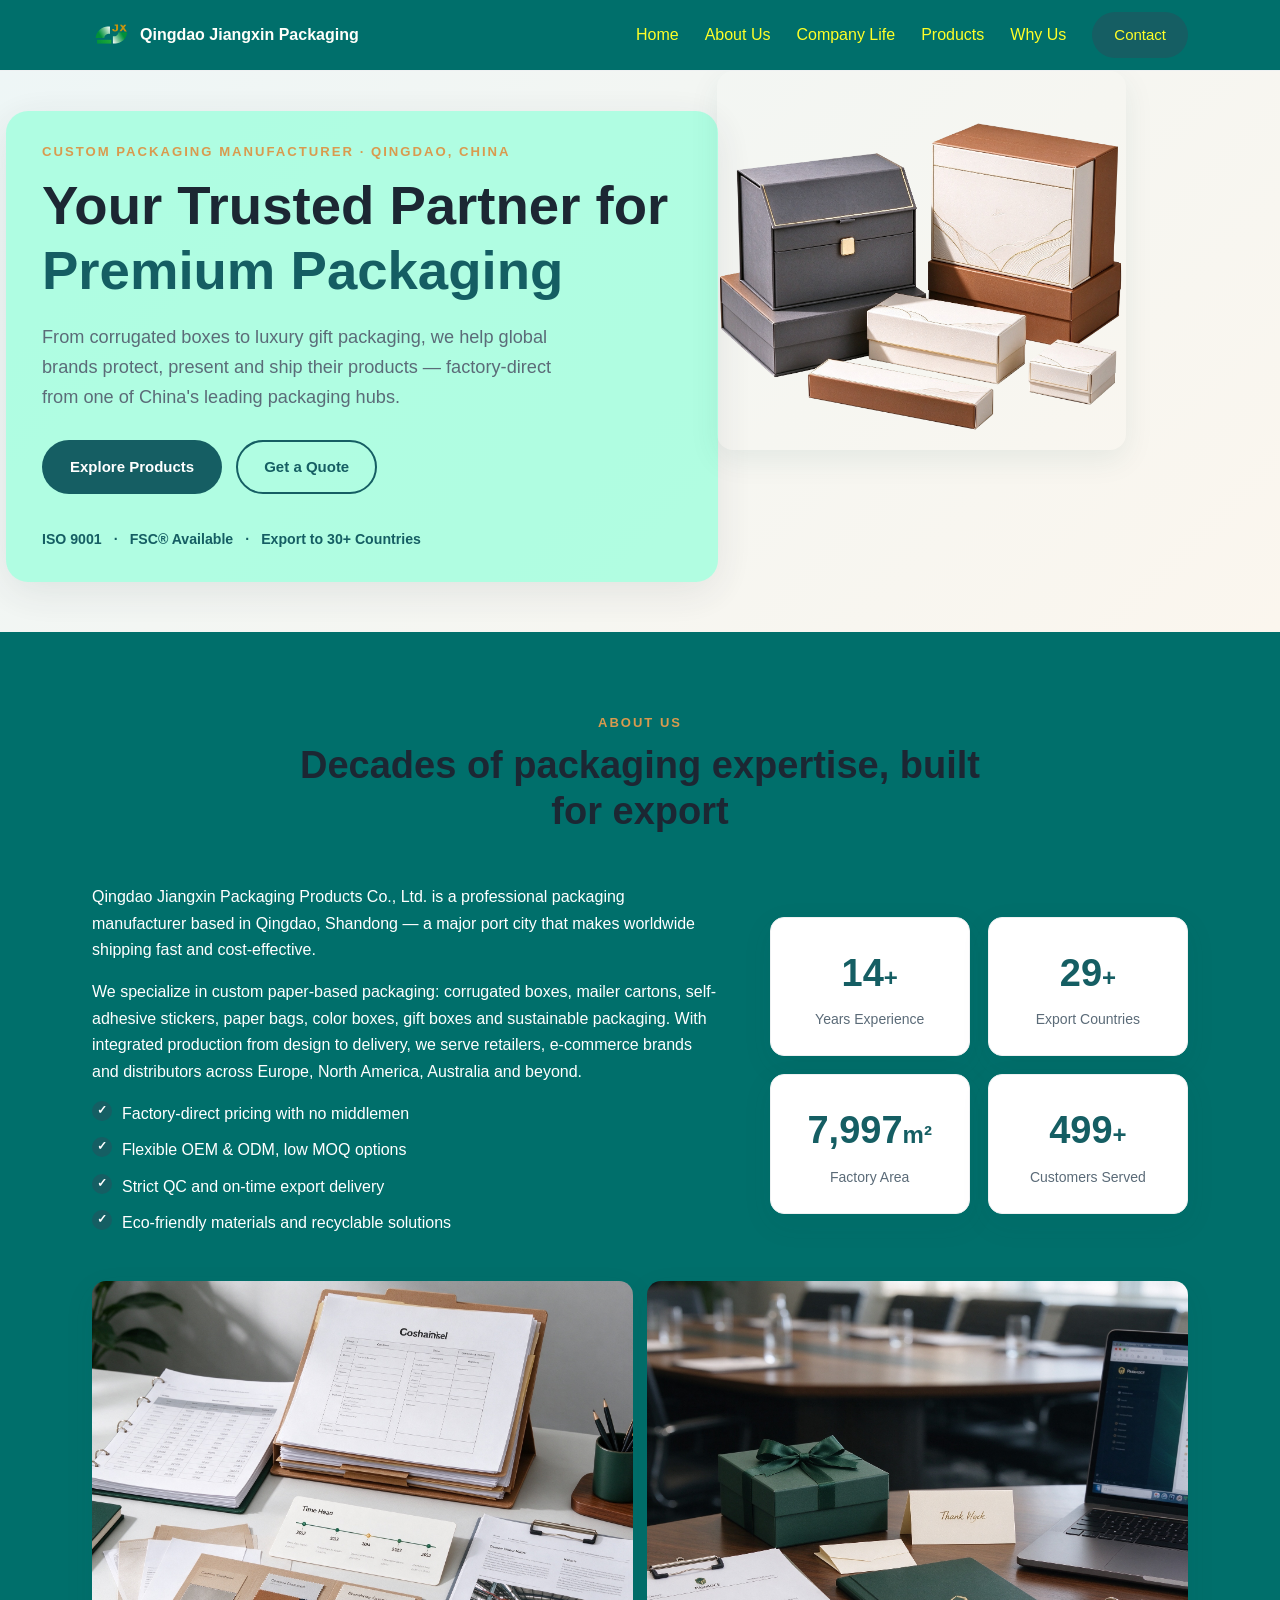
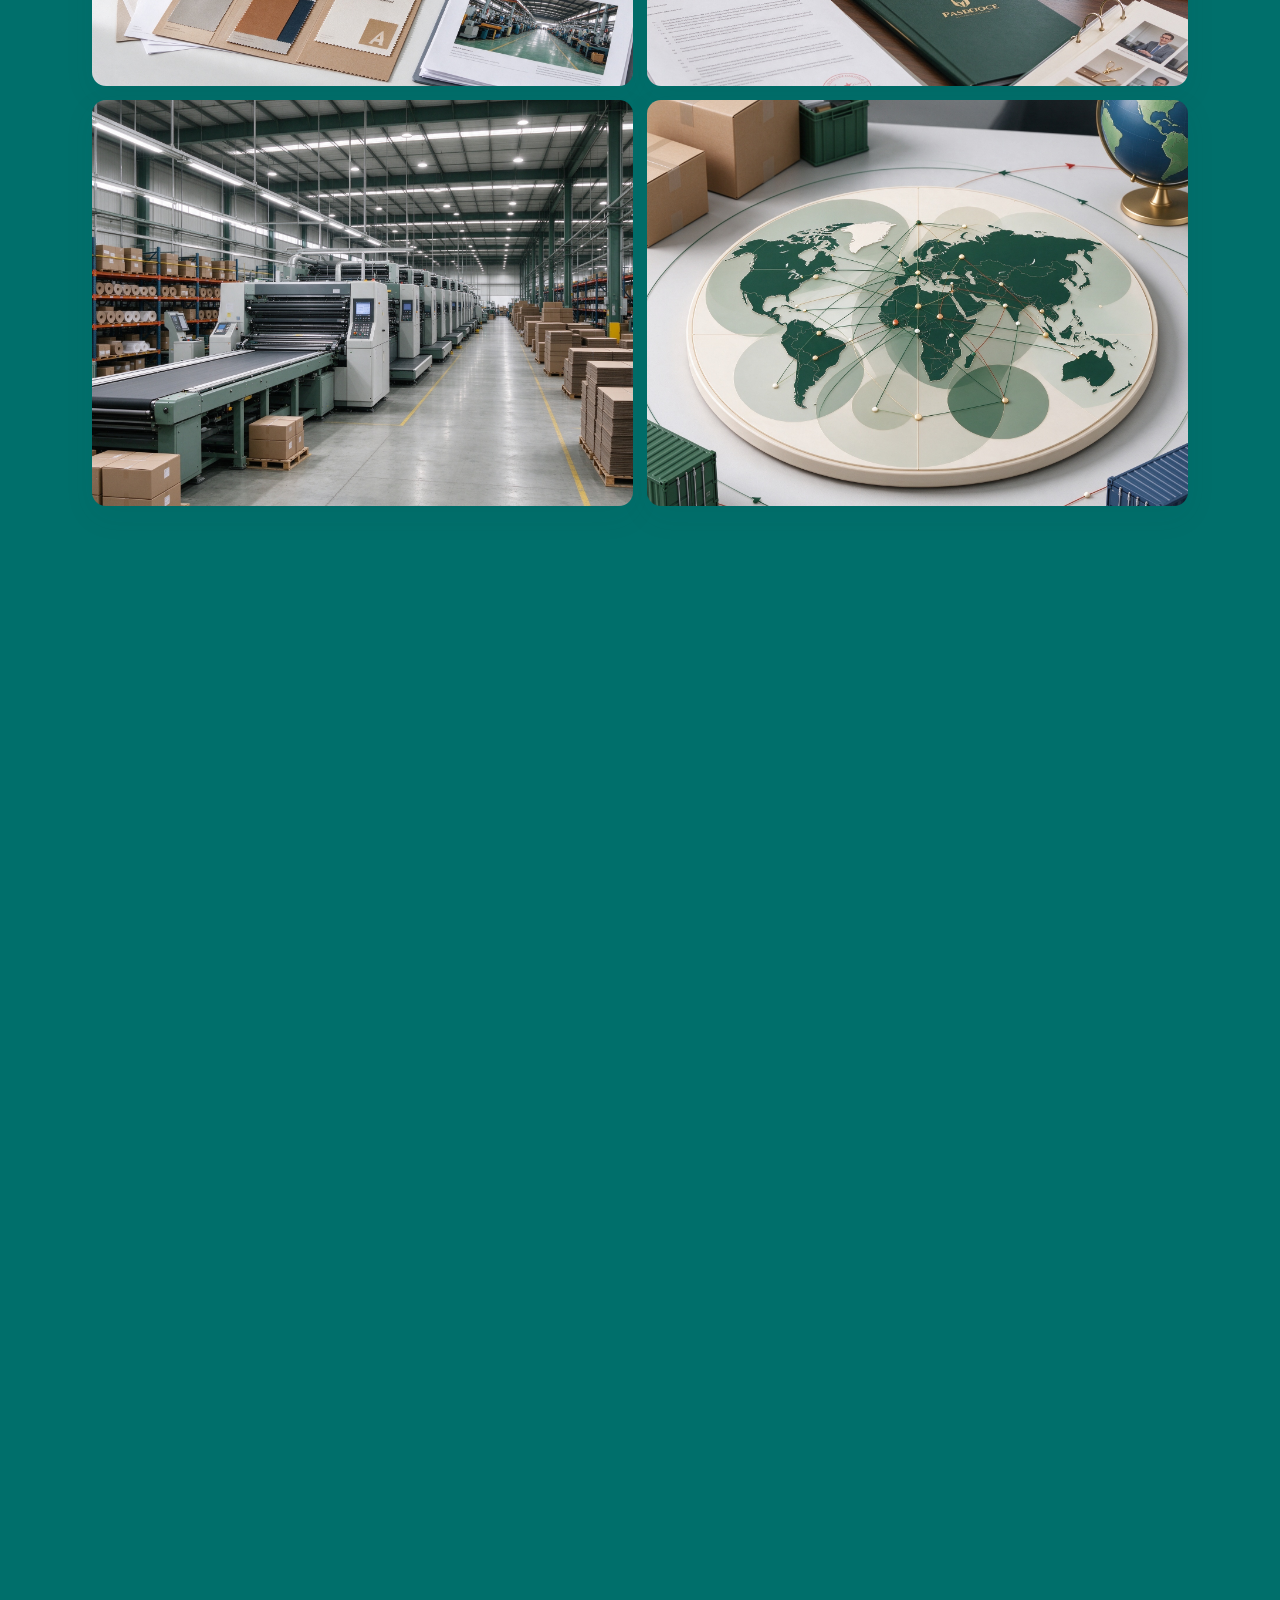
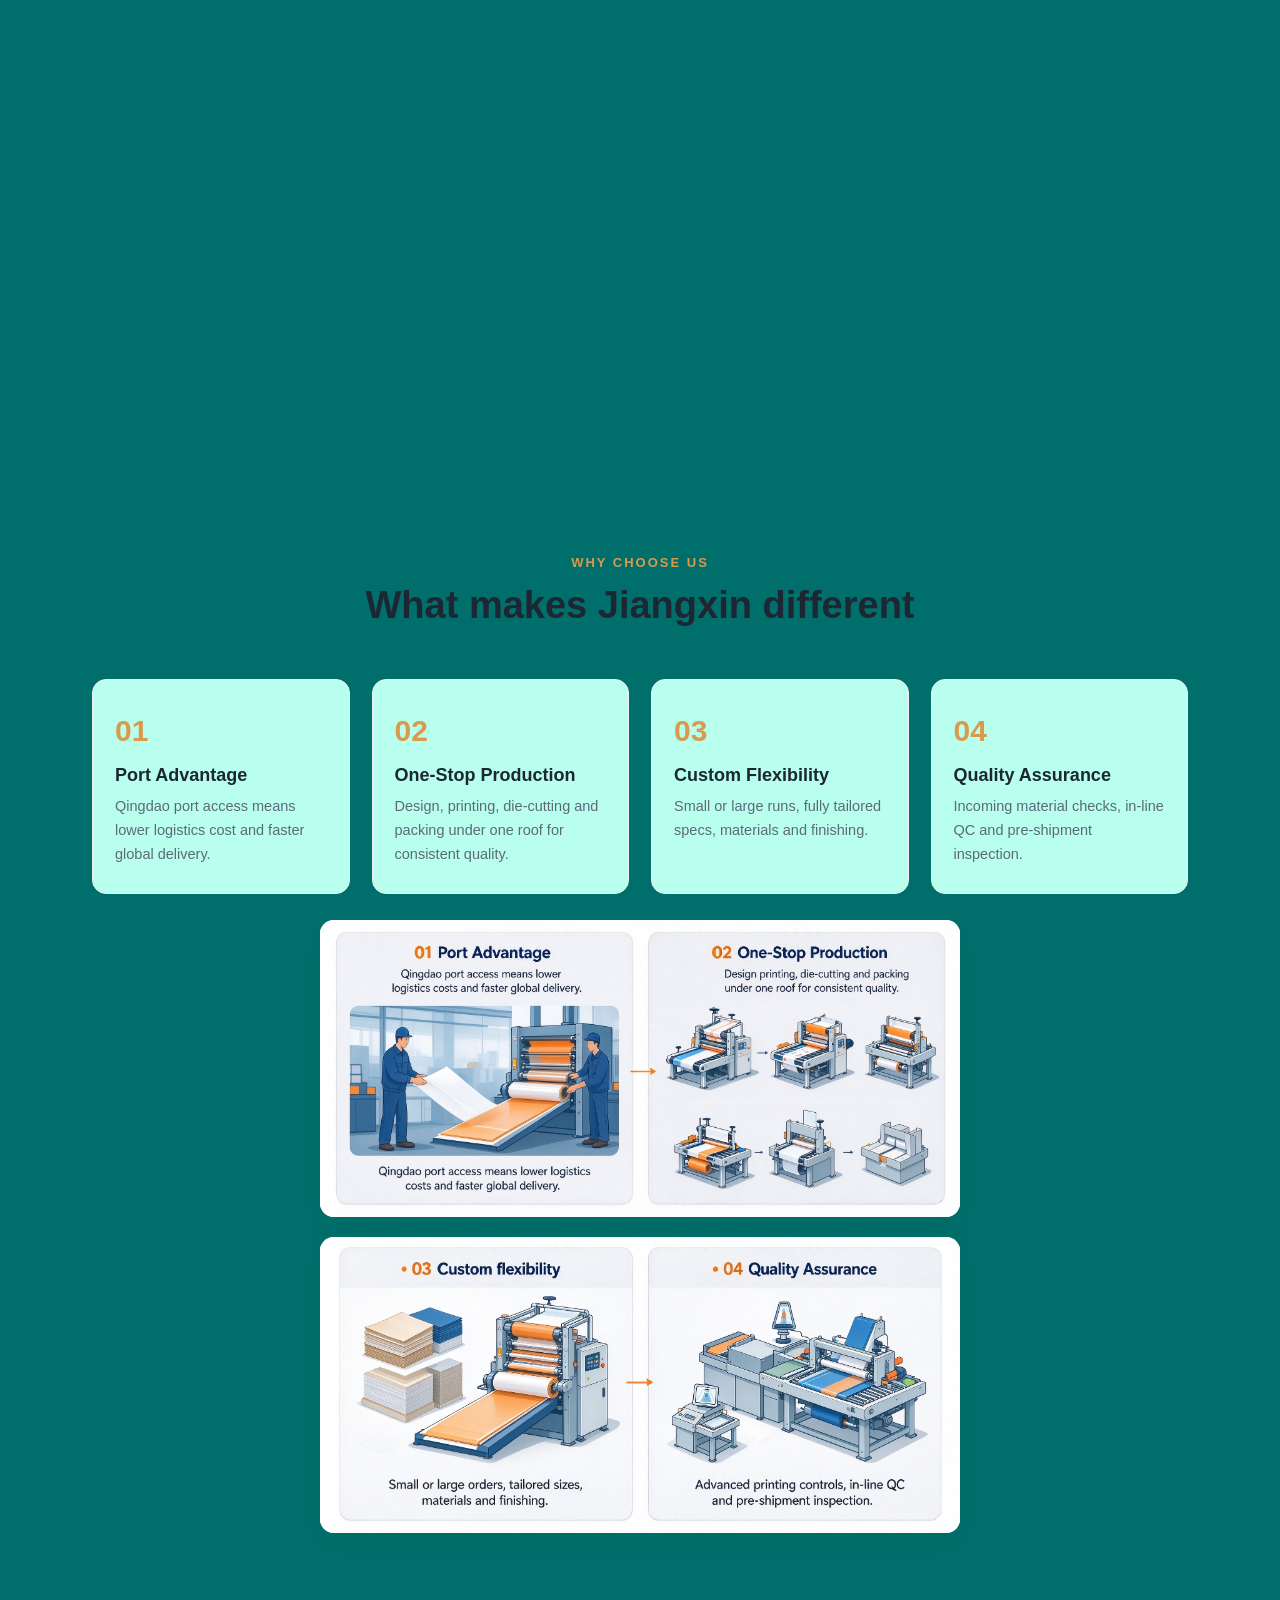
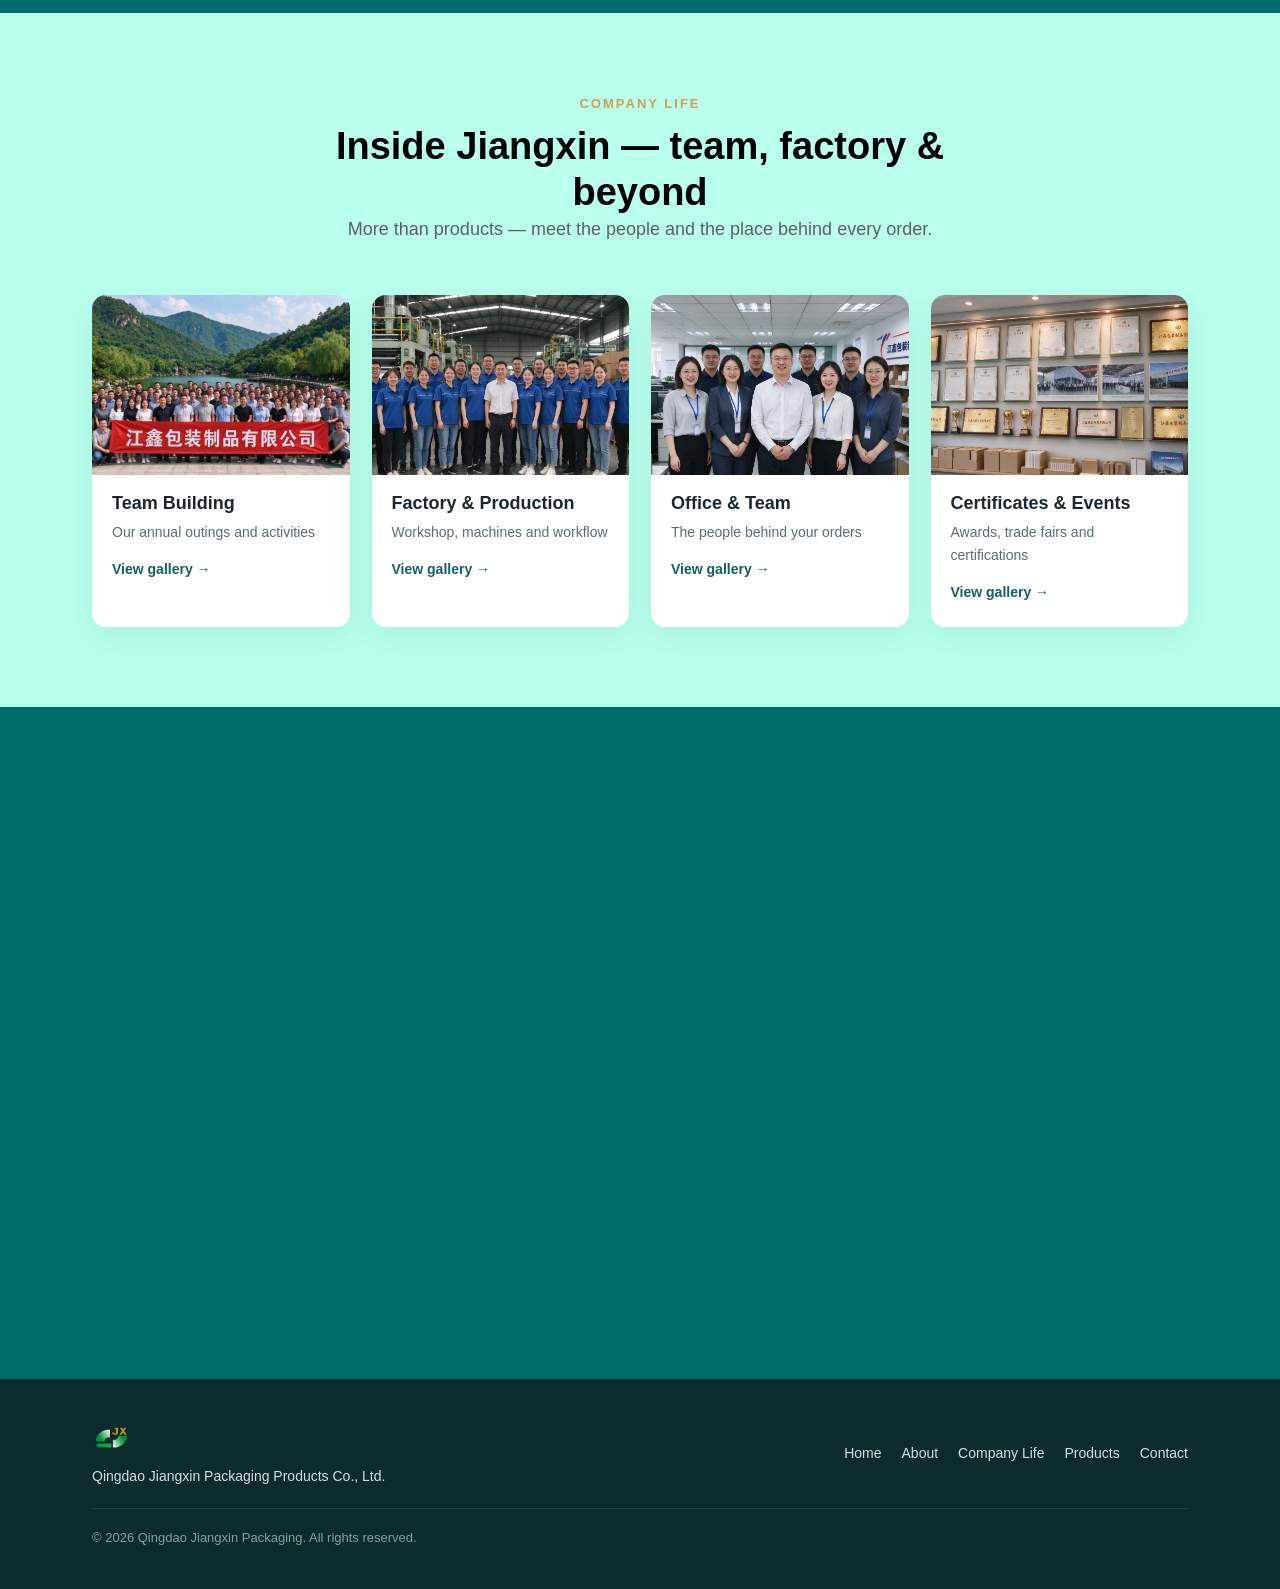
<file: index.html>
<!DOCTYPE html>
<html lang="en">
<head>
  <meta charset="UTF-8" />
  <meta name="viewport" content="width=device-width, initial-scale=1.0" />
  <!-- SEO: 改这里 -->
  <title>Qingdao Jiangxin Packaging Products Co., Ltd. | Custom Packaging Manufacturer</title>
  <meta name="description" content="Qingdao Jiangxin Packaging Products Co., Ltd. is a trusted Chinese manufacturer of corrugated boxes, cartons, gift boxes and eco-friendly custom packaging for global brands." />
  <meta name="keywords" content="packaging manufacturer, corrugated box, custom packaging, gift box, eco packaging, Qingdao packaging, China packaging" />
  <link rel="stylesheet" href="styles.css" />
</head>
<body>

  <!-- ===================== 顶部导航 ===================== -->
  <header class="header" id="top">
    <div class="container nav">
      <a href="#top" class="logo">
        <span class="logo-mark">JX</span>
        <span class="logo-text" id="logoText">Qingdao Jiangxin Packaging</span>
      </a>

      <button class="nav-toggle" id="navToggle" aria-label="Open menu">
        <span></span><span></span><span></span>
      </button>

      <nav class="nav-links" id="navLinks">
        <a href="#home">Home</a>
        <a href="#about">About Us</a>
        <a href="gallery.html">Company Life</a>
        <a href="#products">Products</a>
        <a href="#why">Why Us</a>
        <a href="#contact" class="btn btn-nav">Contact</a>
      </nav>
    </div>
  </header>

  <!-- ===================== 内容区（由 script.js 从 content.json 渲染） ===================== -->
  <main id="app"></main>

  <!-- ===================== 页脚 ===================== -->
  <footer class="footer">
    <div class="container footer-inner">
      <div>
        <span class="logo-mark">JX</span>
        <p class="footer-name" id="footerName">Qingdao Jiangxin Packaging Products Co., Ltd.</p>
      </div>
      <nav class="footer-links">
        <a href="#home">Home</a>
        <a href="#about">About</a>
        <a href="gallery.html">Company Life</a>
        <a href="#products">Products</a>
        <a href="#contact">Contact</a>
      </nav>
      <p class="copyright">© <span id="year"></span> Qingdao Jiangxin Packaging. All rights reserved.</p>
    </div>
  </footer>

  <script src="script.js"></script>
</body>
</html>
</file>
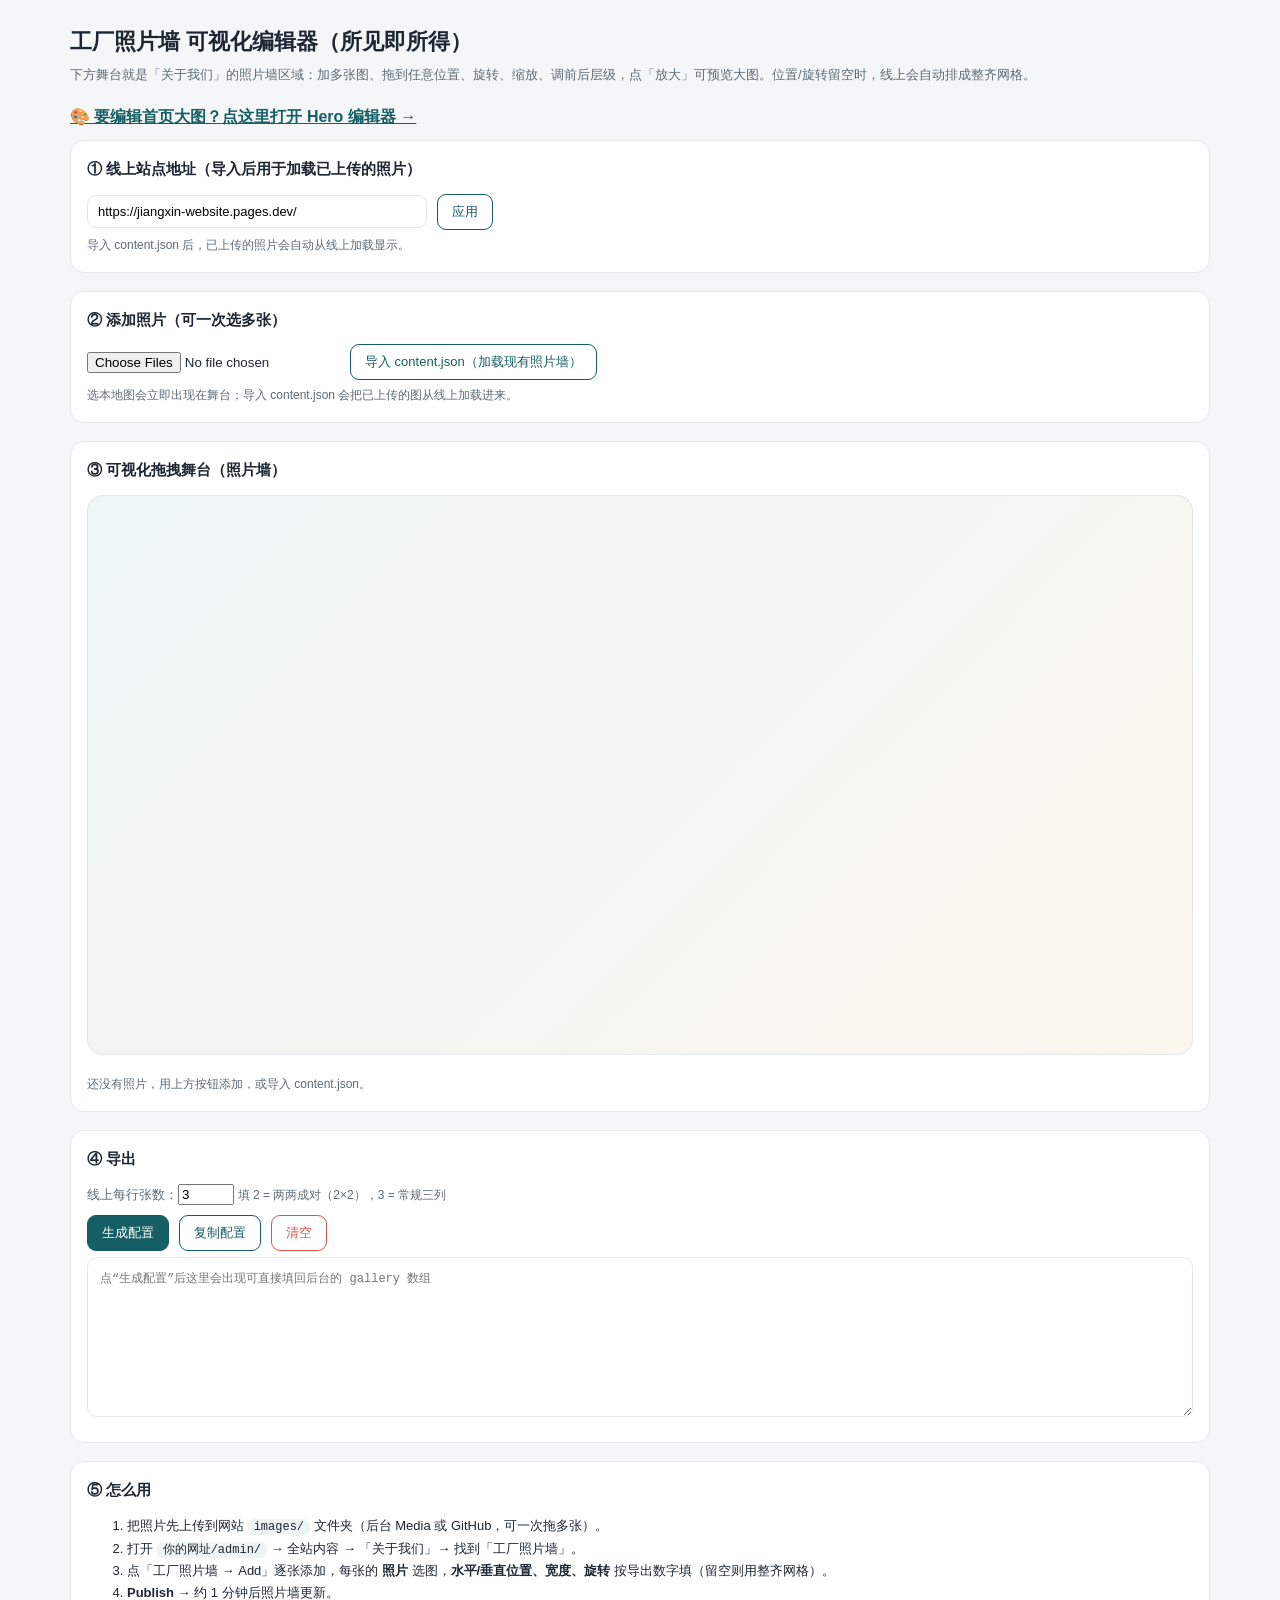
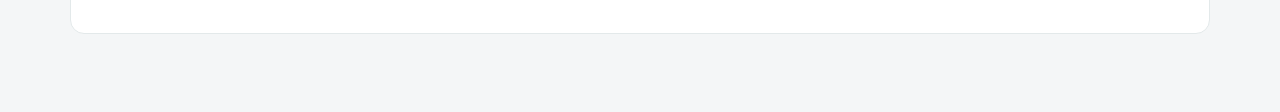
<file: about-editor.html>
<!DOCTYPE html>
<html lang="zh-CN">
<head>
<meta charset="UTF-8" />
<meta name="viewport" content="width=device-width, initial-scale=1.0" />
<title>工厂照片墙 可视化编辑器（所见即所得）</title>
<style>
  :root{ --teal:#155e63; --kraft:#d99a4e; --ink:#1c2733; --muted:#5b6b78; --line:#e3e9ea; --shadow:0 10px 30px rgba(15,71,75,.08); }
  *{ box-sizing:border-box; }
  body{ margin:0; font-family:"Segoe UI",Roboto,"PingFang SC","Microsoft YaHei",sans-serif; color:var(--ink); background:#f4f6f7; line-height:1.65; }
  .wrap{ max-width:1180px; margin:0 auto; padding:24px 20px 60px; }
  h1{ font-size:22px; margin:0 0 4px; }
  .sub{ color:var(--muted); font-size:13px; margin-bottom:18px; }
  .panel{ background:#fff; border:1px solid var(--line); border-radius:14px; padding:16px; margin-bottom:18px; }
  .panel h2{ font-size:15px; margin:0 0 12px; }
  .row{ display:flex; flex-wrap:wrap; gap:10px; align-items:center; }
  .row + .row{ margin-top:10px; }
  label{ font-size:13px; color:var(--muted); }
  button{ cursor:pointer; border:1px solid var(--teal); background:var(--teal); color:#fff; padding:8px 14px; border-radius:9px; font-size:13px; }
  button.ghost{ background:#fff; color:var(--teal); }
  button.danger{ border-color:#d9534f; background:#fff; color:#d9534f; }
  input[type=text]{ padding:8px 10px; border:1px solid var(--line); border-radius:9px; font-size:13px; min-width:220px; }
  .hint{ font-size:12px; color:var(--muted); margin-top:6px; }
  /* 舞台：照片墙定位容器 */
  #stage{ position:relative; width:100%; height:560px; border-radius:16px; overflow:hidden;
          background:linear-gradient(135deg,#eef6f6 0%,#fbf6ee 100%); box-shadow:inset 0 0 0 1px var(--line); }
  .node{ position:absolute; transform-origin:center; cursor:grab; border-radius:14px; user-select:none; z-index:3; }
  .node img{ width:100%; height:100%; object-fit:cover; border-radius:14px; box-shadow:var(--shadow); display:block; pointer-events:none; }
  .node.selected{ outline:2px solid var(--teal); outline-offset:2px; }
  .node .rh{ position:absolute; top:-26px; left:50%; transform:translateX(-50%); width:14px; height:14px; border-radius:50%; background:var(--teal); cursor:grab; }
  .node .rs{ position:absolute; right:-7px; bottom:-7px; width:16px; height:16px; border-radius:4px; background:#fff; border:2px solid var(--teal); cursor:nwse-resize; }
  .node .tag{ position:absolute; top:-22px; left:0; font-size:11px; background:var(--teal); color:#fff; padding:1px 6px; border-radius:6px; white-space:nowrap; }
  .ctrl{ margin-top:14px; display:flex; flex-direction:column; gap:8px; }
  .ctrl .citem{ display:flex; align-items:center; gap:10px; font-size:13px; background:#f8fafb; border:1px solid var(--line); border-radius:10px; padding:8px 10px; flex-wrap:wrap; }
  .ctrl .citem input[type=number]{ width:80px; padding:6px 8px; border:1px solid var(--line); border-radius:8px; }
  .ctrl .citem .grow{ flex:1; }
  textarea{ width:100%; min-height:160px; border:1px solid var(--line); border-radius:10px; padding:12px; font-size:12px; font-family:ui-monospace,Menlo,Consolas,monospace; }
  .step{ font-size:13px; line-height:1.7; color:var(--ink); }
  .step code{ background:#eef3f4; padding:1px 6px; border-radius:6px; font-size:12px; }
  .ok{ color:var(--teal); font-weight:600; }
  /* 放大浮层 */
  #viewer{ position:fixed; inset:0; background:rgba(12,43,46,.92); display:none; align-items:center; justify-content:center; z-index:300; padding:24px; flex-direction:column; }
  #viewer.open{ display:flex; }
  #viewer img{ max-width:90vw; max-height:80vh; border-radius:8px; }
  #viewer .v-close{ position:absolute; top:18px; right:22px; width:44px; height:44px; border-radius:50%; border:0; background:rgba(255,255,255,.15); color:#fff; font-size:26px; cursor:pointer; }
</style>
</head>
<body>
<div class="wrap">
  <h1>工厂照片墙 可视化编辑器（所见即所得）</h1>
  <div class="sub">下方舞台就是「关于我们」的照片墙区域：加多张图、拖到任意位置、旋转、缩放、调前后层级，点「放大」可预览大图。位置/旋转留空时，线上会自动排成整齐网格。</div>
  <div style="margin:10px 0;"><a href="hero-editor.html" style="color:#155e63;font-weight:600;">🎨 要编辑首页大图？点这里打开 Hero 编辑器 →</a></div>

  <div class="panel">
    <h2>① 线上站点地址（导入后用于加载已上传的照片）</h2>
    <div class="row">
      <input type="text" id="siteBase" style="min-width:340px;" value="https://jiangxin-website.pages.dev/" />
      <button class="ghost" id="reloadBase">应用</button>
    </div>
    <div class="hint">导入 content.json 后，已上传的照片会自动从线上加载显示。</div>
  </div>

  <div class="panel">
    <h2>② 添加照片（可一次选多张）</h2>
    <div class="row">
      <input type="file" id="imgFiles" accept="image/*" multiple />
      <button class="ghost" id="importBtn">导入 content.json（加载现有照片墙）</button>
      <input type="file" id="importFile" accept=".json" style="display:none" />
    </div>
    <div class="hint">选本地图会立即出现在舞台；导入 content.json 会把已上传的图从线上加载进来。</div>
  </div>

  <div class="panel">
    <h2>③ 可视化拖拽舞台（照片墙）</h2>
    <div id="stage"></div>
    <div class="ctrl" id="ctrl"></div>
  </div>

  <div class="panel">
    <h2>④ 导出</h2>
    <div class="row" style="align-items:center;">
      <label>线上每行张数：<input type="number" id="colsInput" min="1" max="4" value="3" style="width:56px;" /> <span class="hint" style="display:inline;">填 2 = 两两成对（2×2），3 = 常规三列</span></label>
    </div>
    <div class="row">
      <button id="exportBtn">生成配置</button>
      <button class="ghost" id="copyBtn">复制配置</button>
      <button class="danger" id="resetBtn">清空</button>
    </div>
    <div class="hint" id="status"></div>
    <textarea id="out" placeholder="点“生成配置”后这里会出现可直接填回后台的 gallery 数组"></textarea>
  </div>

  <div class="panel">
    <h2>⑤ 怎么用</h2>
    <div class="step">
      <ol>
        <li>把照片先上传到网站 <code>images/</code> 文件夹（后台 Media 或 GitHub，可一次拖多张）。</li>
        <li>打开 <code>你的网址/admin/</code> → 全站内容 → 「关于我们」→ 找到「工厂照片墙」。</li>
        <li>点「工厂照片墙 → Add」逐张添加，每张的 <b>照片</b> 选图，<b>水平/垂直位置、宽度、旋转</b> 按导出数字填（留空则用整齐网格）。</li>
        <li><b>Publish</b> → 约 1 分钟后照片墙更新。</li>
      </ol>
    </div>
  </div>
</div>

<div id="viewer"><button class="v-close" aria-label="Close">×</button><img id="viewerImg" alt="预览"></div>

<script>
const stage = document.getElementById('stage');
const ctrl = document.getElementById('ctrl');
const out = document.getElementById('out');
const statusEl = document.getElementById('status');
const siteBase = document.getElementById('siteBase');

let nodes = [];
let seq = 0;
let dnd = null;

function base(){
  let b = siteBase.value.trim();
  if(b && !/\/$/.test(b)) b += '/';
  return b || '';
}
function resolveSrc(p){
  if(!p) return '';
  if(/^(https?:|data:|blob:)/i.test(p)) return p;
  return base() + p.replace(/^\//,'');
}
function esc(s){ return String(s||'').replace(/&/g,'&amp;').replace(/</g,'&lt;').replace(/>/g,'&gt;'); }

/* ---------- 添加节点 ---------- */
document.getElementById('imgFiles').addEventListener('change', e=>{
  [...e.target.files].forEach(f=> addNode('images/'+f.name.replace(/\s+/g,'-'), f.name, URL.createObjectURL(f)));
  e.target.value='';
});

function addNode(src, name, previewUrl){
  const id='n'+(++seq);
  const el=document.createElement('div');
  el.className='node';
  el.innerHTML = `<div class="tag">${esc(name)}</div>
    <div class="rh" title="拖动旋转"></div>
    <img src="${previewUrl||resolveSrc(src)}" alt="" onerror="this.style.opacity=.25">
    <div class="rs" title="拖动缩放"></div>`;
  const x = 8 + (nodes.length%4)*22;
  const y = 8 + (nodes.length%3)*26;
  const data={ id, src, name, x, y, width:260, rotate:0, el, imgEl:el.querySelector('img') };
  el.style.left=x+'%'; el.style.top=y+'%'; el.style.width=data.width+'px';
  stage.appendChild(el);
  nodes.push(data);
  bindNode(data);
  selectNode(data);
  renderCtrl(); applyZ();
  return data;
}
function addNodeRaw(src,name,x,y,width,rotate){
  const d=addNode(src,name);
  d.x=x!=null?x:50; d.y=y!=null?y:50; d.width=width||240; d.rotate=rotate||0;
  d.el.style.left=d.x+'%'; d.el.style.top=d.y+'%'; d.el.style.width=d.width+'px';
  d.el.style.transform=`rotate(${d.rotate}deg)`;
  return d;
}

/* ---------- 选中 / 拖拽 ---------- */
function selectNode(d){ nodes.forEach(n=>n.el.classList.toggle('selected', n===d)); }
stage.addEventListener('pointerdown', e=>{
  const n = e.target.closest('.node'); if(n){ const d=nodes.find(x=>x.el===n); if(d) selectNode(d); }
});
function bindNode(d){
  const el=d.el, rh=el.querySelector('.rh'), rs=el.querySelector('.rs');
  el.addEventListener('pointerdown', e=>{
    if(e.target===rh||e.target===rs) return;
    e.preventDefault();
    const r=stage.getBoundingClientRect();
    dnd={type:'move', r, ex:e.clientX, ey:e.clientY, startLeft:parseFloat(el.style.left), startTop:parseFloat(el.style.top)};
    el.setPointerCapture(e.pointerId);
  });
  rh.addEventListener('pointerdown', e=>{ e.preventDefault(); e.stopPropagation(); dnd={type:'rot', el}; rh.setPointerCapture(e.pointerId); });
  rs.addEventListener('pointerdown', e=>{ e.preventDefault(); e.stopPropagation(); dnd={type:'resize', el}; rs.setPointerCapture(e.pointerId); });
  el.addEventListener('pointermove', e=>{
    if(!dnd) return;
    const r=stage.getBoundingClientRect();
    if(dnd.type==='move'){
      let nx=dnd.startLeft+(e.clientX-dnd.ex)/r.width*100;
      let ny=dnd.startTop+(e.clientY-dnd.ey)/r.height*100;
      nx=Math.max(-15,Math.min(115,nx)); ny=Math.max(-15,Math.min(115,ny));
      el.style.left=nx+'%'; el.style.top=ny+'%'; d.x=nx; d.y=ny;
    } else if(dnd.type==='rot'){
      const c=el.getBoundingClientRect();
      let ang=Math.atan2(e.clientY-(c.top+c.height/2), e.clientX-(c.left+c.width/2))*180/Math.PI+90;
      el.style.transform=`rotate(${ang}deg)`; d.rotate=Math.round(ang); syncCtrl(d);
    } else if(dnd.type==='resize'){
      const c=el.getBoundingClientRect();
      let w=Math.max(60, e.clientX-c.left); el.style.width=w+'px'; d.width=Math.round(w); syncCtrl(d);
    }
  });
  const end=()=>{ dnd=null; renderCtrl(); };
  el.addEventListener('pointerup', end);
  el.addEventListener('pointercancel', end);
}

function renderCtrl(){
  ctrl.innerHTML='';
  if(!nodes.length){ ctrl.innerHTML='<div class="hint">还没有照片，用上方按钮添加，或导入 content.json。</div>'; return; }
  nodes.forEach((d,i)=>{
    const div=document.createElement('div');
    div.className='citem';
    div.innerHTML=`<span class="grow">图 ${i+1}：<b>${esc(d.name)}</b></span>
      <label>X<input type="number" data-k="x" value="${Math.round(d.x)}"></label>
      <label>Y<input type="number" data-k="y" value="${Math.round(d.y)}"></label>
      <label>宽<input type="number" data-k="width" value="${d.width}"></label>
      <label>旋<input type="number" data-k="rotate" value="${d.rotate}"></label>
      <button class="ghost" data-view style="padding:5px 8px;">放大</button>
      <button class="ghost" data-z="back" style="padding:5px 8px;">置底</button>
      <button class="ghost" data-z="down" style="padding:5px 8px;">后移</button>
      <button class="ghost" data-z="up" style="padding:5px 8px;">前移</button>
      <button class="ghost" data-z="top" style="padding:5px 8px;">置顶</button>
      <button class="danger" data-del>删</button>`;
    div.querySelectorAll('input').forEach(inp=>{
      inp.addEventListener('input', ()=>{
        const k=inp.dataset.k, v=parseFloat(inp.value)||0; d[k]=v;
        if(k==='x') d.el.style.left=v+'%';
        if(k==='y') d.el.style.top=v+'%';
        if(k==='width') d.el.style.width=v+'px';
        if(k==='rotate') d.el.style.transform=`rotate(${v}deg)`;
      });
    });
    div.querySelector('[data-view]').addEventListener('click', ()=> openViewer(d.imgEl.src));
    div.querySelector('[data-del]').addEventListener('click', ()=>{ d.el.remove(); nodes=nodes.filter(n=>n!==d); renderCtrl(); applyZ(); });
    div.querySelectorAll('[data-z]').forEach(b=> b.addEventListener('click', ()=>{
      const z=b.dataset.z;
      if(z==='back') toBottom(d); else if(z==='down') sendBackward(d);
      else if(z==='up') bringForward(d); else if(z==='top') toTop(d);
    }));
    ctrl.appendChild(div);
  });
}
function syncCtrl(d){
  const items=ctrl.querySelectorAll('.citem'); const i=nodes.indexOf(d); if(i<0) return;
  const item=items[i]; if(!item) return;
  item.querySelector('[data-k="rotate"]').value=Math.round(d.rotate);
  item.querySelector('[data-k="width"]').value=d.width;
}
function applyZ(){ nodes.forEach((n,i)=> n.el.style.zIndex = 3 + i); }
function bringForward(d){ const i=nodes.indexOf(d); if(i>=0 && i<nodes.length-1){ nodes.splice(i,1); nodes.splice(i+1,0,d);} applyZ(); renderCtrl(); }
function sendBackward(d){ const i=nodes.indexOf(d); if(i>0){ nodes.splice(i,1); nodes.splice(i-1,0,d);} applyZ(); renderCtrl(); }
function toTop(d){ const i=nodes.indexOf(d); if(i>=0){ nodes.splice(i,1); nodes.push(d);} applyZ(); renderCtrl(); }
function toBottom(d){ const i=nodes.indexOf(d); if(i>=0){ nodes.splice(i,1); nodes.unshift(d);} applyZ(); renderCtrl(); }

/* ---------- 放大预览 ---------- */
function openViewer(url){
  const v=document.getElementById('viewer');
  document.getElementById('viewerImg').src=url;
  v.classList.add('open');
}
document.getElementById('viewer').querySelector('.v-close').addEventListener('click', ()=> document.getElementById('viewer').classList.remove('open'));
document.getElementById('viewer').addEventListener('click', e=>{ if(e.target.id==='viewer') e.currentTarget.classList.remove('open'); });

/* ---------- 导出 ---------- */
document.getElementById('exportBtn').addEventListener('click', ()=>{
  const colsInput=document.getElementById('colsInput');
  const gallery = nodes.map(d=>({
    image:d.src, x:Math.round(d.x), y:Math.round(d.y), width:d.width, rotate:d.rotate
  }));
  out.value = JSON.stringify(gallery, null, 2)
    + '\n\n/* ① 把上面这段作为「关于我们 → 工厂照片墙」的字段值粘贴进去（后台是 list，可整段替换）\n   ② 「照片墙每行张数」填 ' + (colsInput.value||3) + '（就是下面选择的值）\n   ③ 如果想要整齐网格排版（不用自由摆放），把每条的 x/y/width/rotate 留空即可，只保留 image */';
  statusEl.textContent='已生成 gallery 配置，可复制后填回后台。'; statusEl.className='hint ok';
});
document.getElementById('copyBtn').addEventListener('click', ()=>{
  if(!out.value){ statusEl.textContent='请先点“生成配置”。'; return; }
  navigator.clipboard.writeText(out.value).then(()=>{ statusEl.textContent='已复制。'; statusEl.className='hint ok'; })
    .catch(()=>{ out.select(); document.execCommand('copy'); statusEl.textContent='已复制（选中状态）。'; });
});

/* ---------- 导入 ---------- */
document.getElementById('importBtn').addEventListener('click', ()=> document.getElementById('importFile').click());
document.getElementById('importFile').addEventListener('change', e=>{
  const f=e.target.files[0]; if(!f) return;
  const rd=new FileReader();
  rd.onload=()=>{
    try{
      const data=JSON.parse(rd.result);
      const g=(data.about && data.about.gallery) || [];
      nodes.forEach(n=>n.el.remove()); nodes=[];
      g.forEach(im=>{ if(im&&im.image) addNodeRaw(im.image, im.image.split('/').pop(), parseFloat(im.x), parseFloat(im.y), parseFloat(im.width)||240, parseFloat(im.rotate)||0); });
      renderCtrl(); applyZ();
      statusEl.textContent='已导入照片墙：'+(nodes.length||0)+' 张。'; statusEl.className='hint ok';
    }catch(err){ statusEl.textContent='解析失败：'+err.message; }
  };
  rd.readAsText(f); e.target.value='';
});

/* ---------- 清空 ---------- */
document.getElementById('resetBtn').addEventListener('click', ()=>{
  nodes.forEach(n=>n.el.remove()); nodes=[]; renderCtrl(); applyZ();
  out.value=''; statusEl.textContent='';
});

/* ---------- 初始化 ---------- */
renderCtrl(); applyZ();
</script>
</body>
</html>
</file>
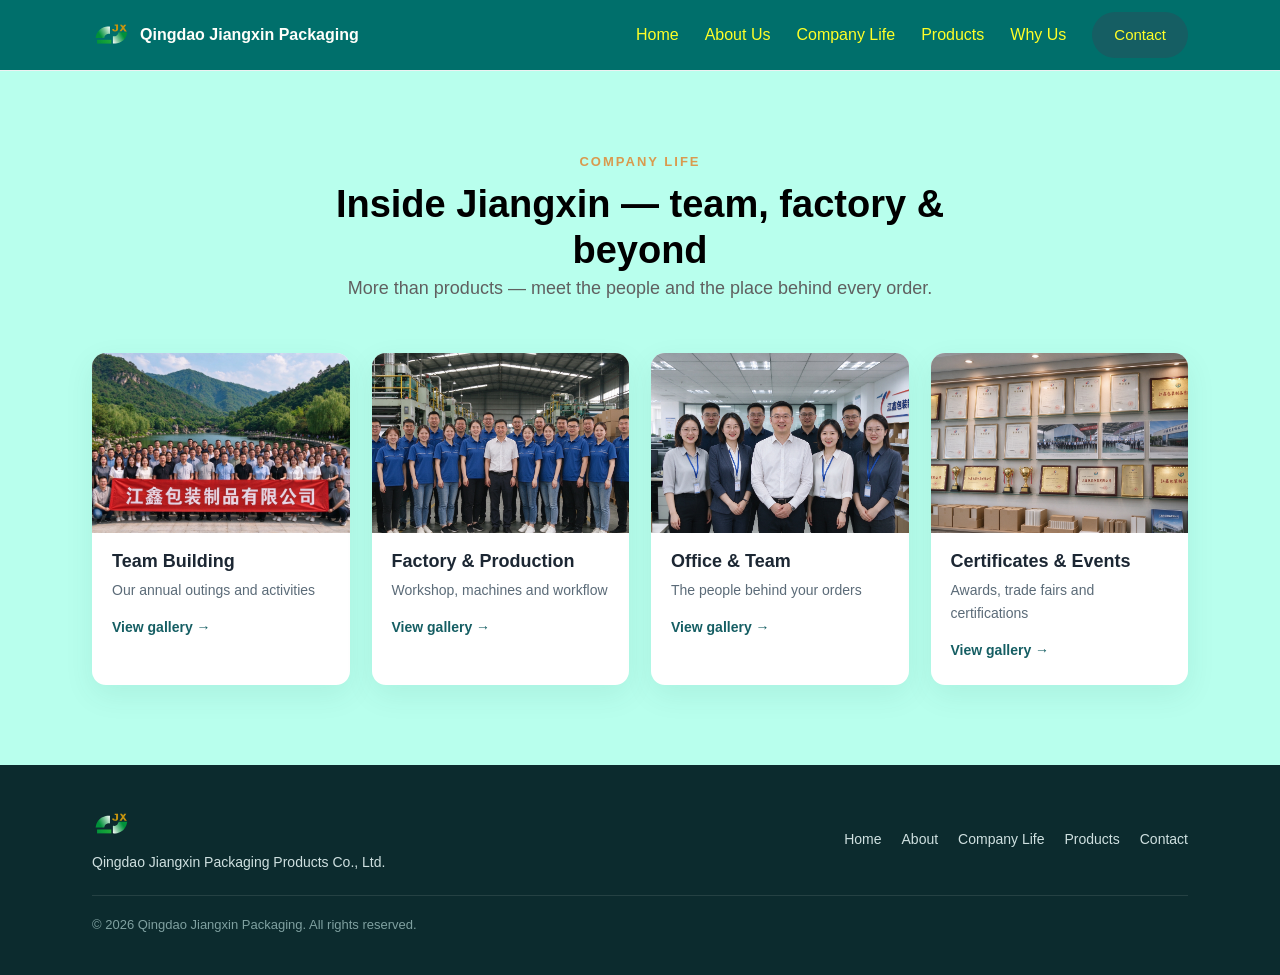
<file: gallery.html>
<!DOCTYPE html>
<html lang="en">
<head>
  <meta charset="UTF-8" />
  <meta name="viewport" content="width=device-width, initial-scale=1.0" />
  <!-- SEO: 改这里 -->
  <title>Company Life | Qingdao Jiangxin Packaging</title>
  <meta name="description" content="Team building, factory, office and certificates of Qingdao Jiangxin Packaging Products Co., Ltd." />
  <link rel="stylesheet" href="styles.css" />
</head>
<body>

  <!-- ===================== 顶部导航 ===================== -->
  <header class="header" id="top">
    <div class="container nav">
      <a href="index.html" class="logo">
        <span class="logo-mark">JX</span>
        <span class="logo-text" id="logoText">Qingdao Jiangxin Packaging</span>
      </a>

      <button class="nav-toggle" id="navToggle" aria-label="Open menu">
        <span></span><span></span><span></span>
      </button>

      <nav class="nav-links" id="navLinks">
        <a href="index.html#home">Home</a>
        <a href="index.html#about">About Us</a>
        <a href="gallery.html">Company Life</a>
        <a href="index.html#products">Products</a>
        <a href="index.html#why">Why Us</a>
        <a href="index.html#contact" class="btn btn-nav">Contact</a>
      </nav>
    </div>
  </header>

  <!-- ===================== 画廊内容区（由 gallery.js 从 content.json 渲染） ===================== -->
  <main id="gallery-app"></main>

  <!-- ===================== 页脚 ===================== -->
  <footer class="footer">
    <div class="container footer-inner">
      <div>
        <span class="logo-mark">JX</span>
        <p class="footer-name">Qingdao Jiangxin Packaging Products Co., Ltd.</p>
      </div>
      <nav class="footer-links">
        <a href="index.html#home">Home</a>
        <a href="index.html#about">About</a>
        <a href="gallery.html">Company Life</a>
        <a href="index.html#products">Products</a>
        <a href="index.html#contact">Contact</a>
      </nav>
      <p class="copyright">© <span id="year"></span> Qingdao Jiangxin Packaging. All rights reserved.</p>
    </div>
  </footer>

  <script src="gallery.js"></script>
</body>
</html>
</file>
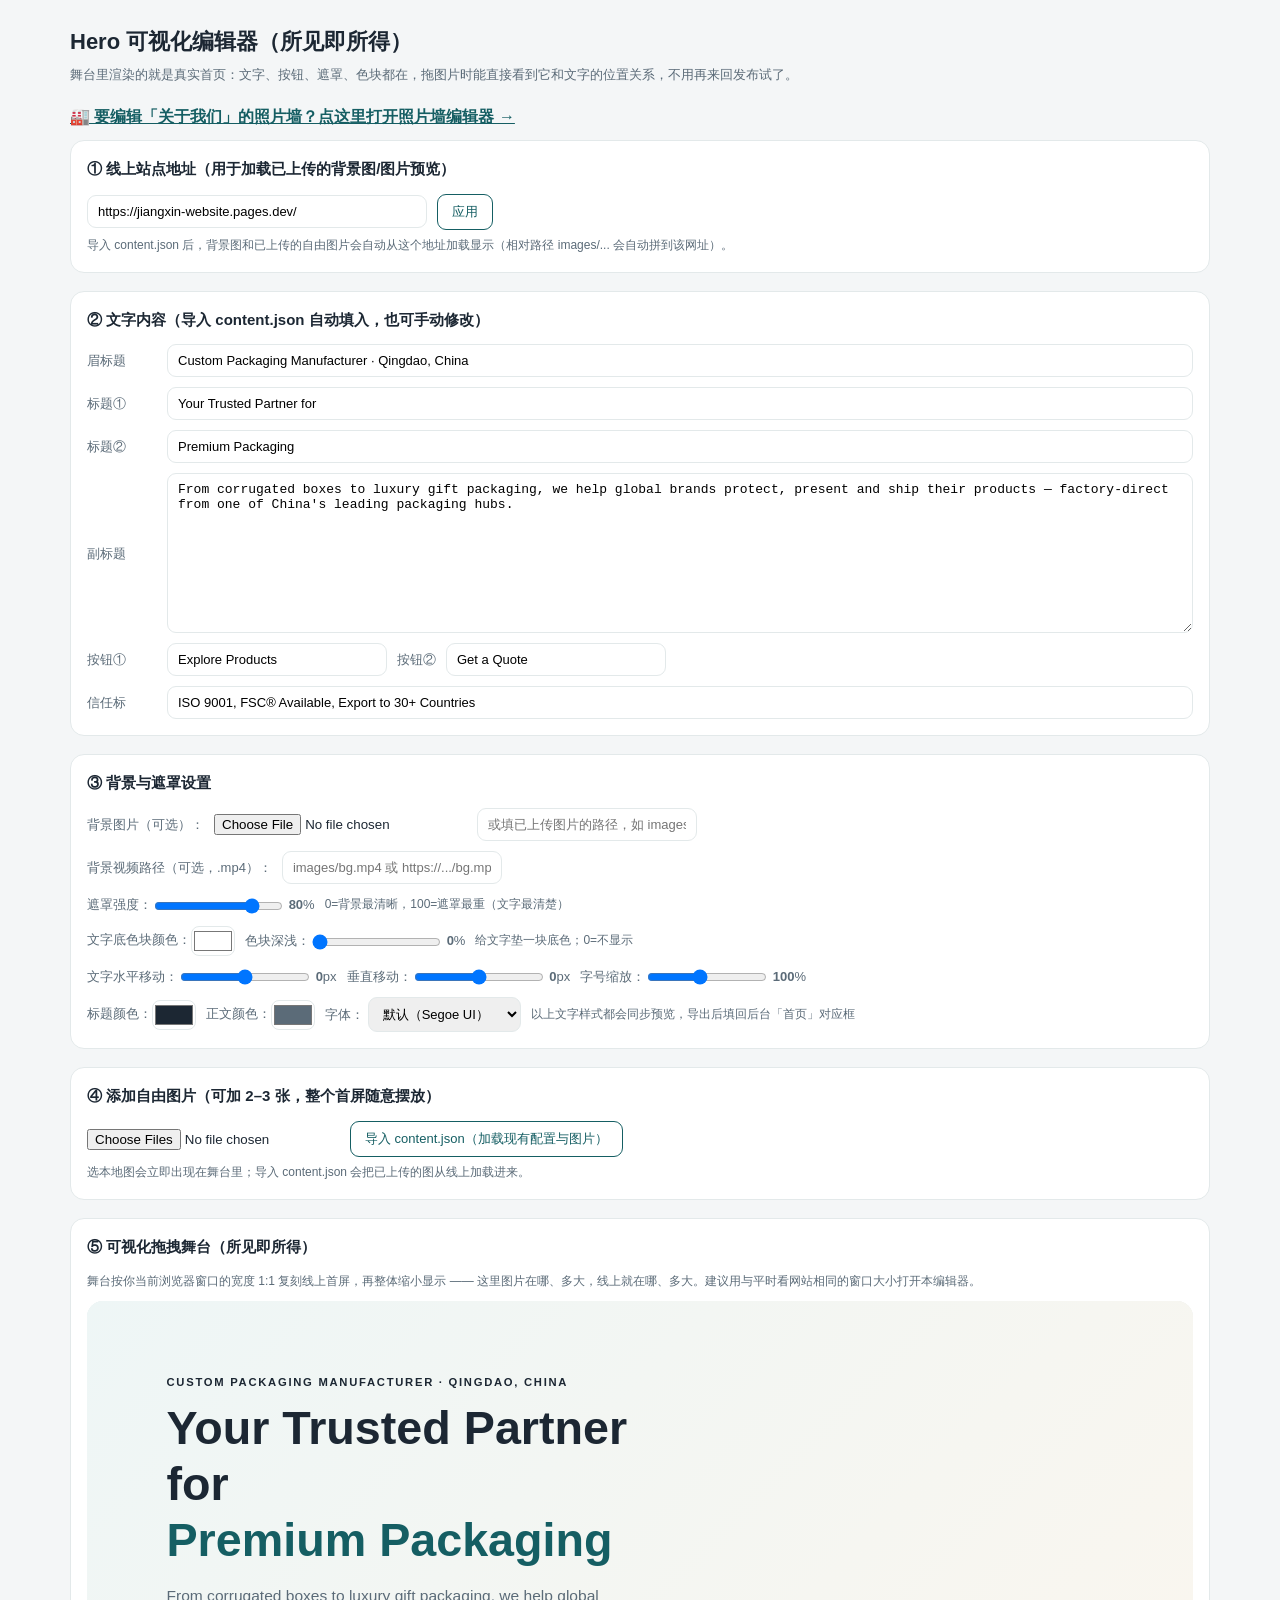
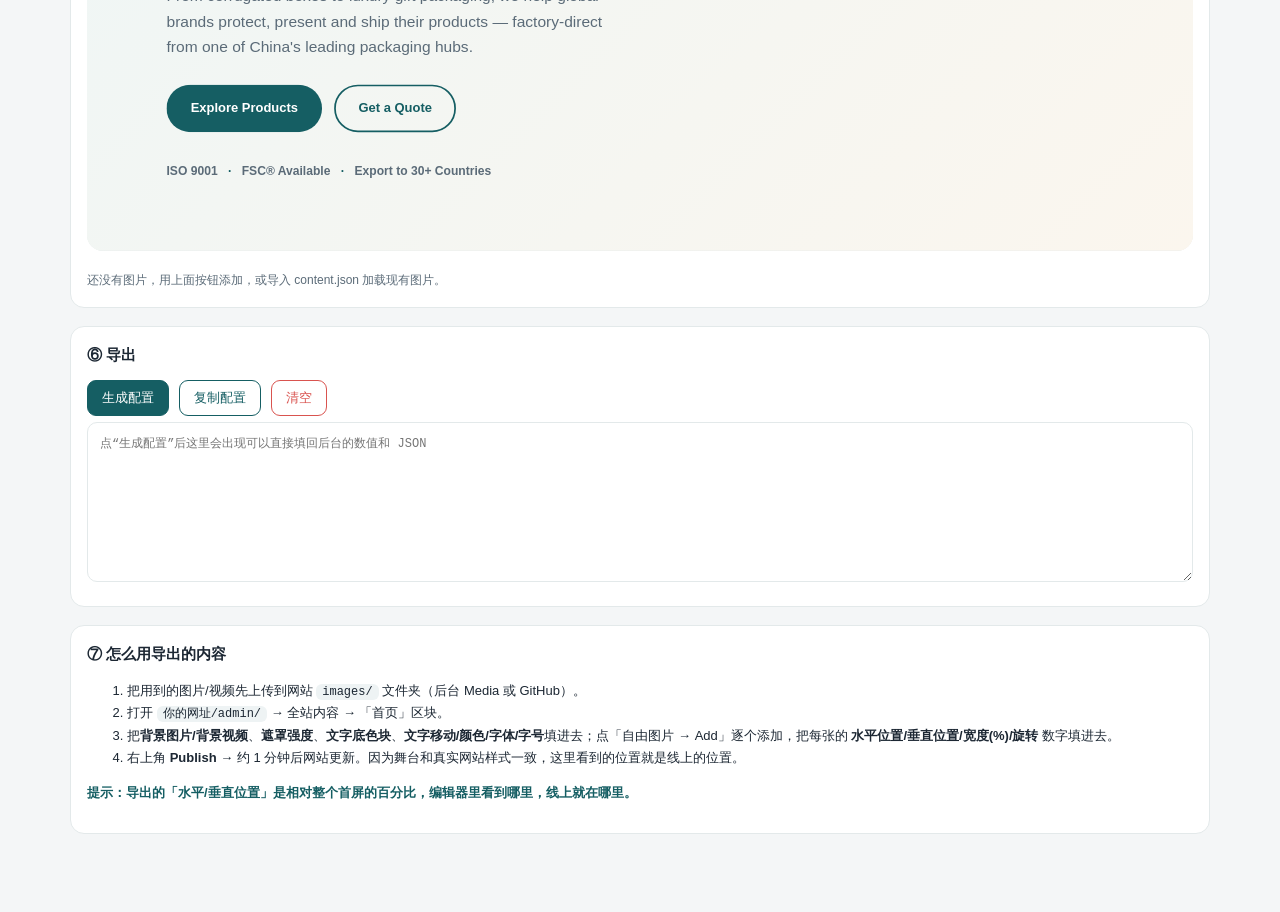
<file: hero-editor.html>
<!DOCTYPE html>
<html lang="zh-CN">
<head>
<meta charset="UTF-8" />
<meta name="viewport" content="width=device-width, initial-scale=1.0" />
<title>Hero 可视化编辑器（所见即所得）</title>
<style>
  :root{ --teal:#155e63; --teal-dark:#0f474b; --kraft:#d99a4e; --kraft-light:#f0d9b8; --ink:#1c2733; --muted:#5b6b78; --line:#e3e9ea; --shadow:0 10px 30px rgba(15,71,75,.08); }
  *{ box-sizing:border-box; }
  body{ margin:0; font-family:"Segoe UI",Roboto,"Helvetica Neue",Arial,"PingFang SC","Microsoft YaHei",sans-serif; color:var(--ink); background:#f4f6f7; line-height:1.65; }
  .wrap{ max-width:1180px; margin:0 auto; padding:24px 20px 60px; }
  h1{ font-size:22px; margin:0 0 4px; }
  .sub{ color:var(--muted); font-size:13px; margin-bottom:18px; }
  .panel{ background:#fff; border:1px solid var(--line); border-radius:14px; padding:16px; margin-bottom:18px; }
  .panel h2{ font-size:15px; margin:0 0 12px; display:flex; align-items:center; gap:8px; }
  .row{ display:flex; flex-wrap:wrap; gap:10px; align-items:center; }
  .row + .row{ margin-top:10px; }
  label{ font-size:13px; color:var(--muted); }
  button{ cursor:pointer; border:1px solid var(--teal); background:var(--teal); color:#fff; padding:8px 14px; border-radius:9px; font-size:13px; }
  button.ghost{ background:#fff; color:var(--teal); }
  button.danger{ border-color:#d9534f; background:#fff; color:#d9534f; }
  input[type=text]{ padding:8px 10px; border:1px solid var(--line); border-radius:9px; font-size:13px; min-width:220px; }
  .txt{ padding:8px 10px; border:1px solid var(--line); border-radius:9px; font-size:13px; }
  .hint{ font-size:12px; color:var(--muted); margin-top:6px; }
  /* ===== 舞台：按浏览器真实宽度 1:1 复刻线上首屏，再整体缩放显示（真正所见即所得） ===== */
  #stageOuter{ position:relative; width:100%; border-radius:16px; overflow:hidden;
               box-shadow:inset 0 0 0 1px var(--line); }
  #stage{ position:absolute; top:0; left:0; transform-origin:0 0;
          background:linear-gradient(135deg,#eef6f6 0%,#fbf6ee 100%);
          padding:70px 0 80px; } /* 与线上 .hero 完全一致 */
  /* 以下样式复制自线上 styles.css，保证编辑器里的文字/按钮和真实网站一致 */
  #stage .hero-bg{ position:absolute; inset:0; z-index:0; }
  #stage .hero-bg-media{ width:100%; height:100%; object-fit:cover; display:block; }
  #stage .hero-bg-mask{ position:absolute; inset:0;
    background:linear-gradient(135deg, rgba(238,246,246,.85) 0%, rgba(251,246,238,.85) 100%); }
  #stage .hero-inner{ position:relative; z-index:2; display:grid; grid-template-columns:1.1fr .9fr; gap:40px; align-items:center;
    max-width:1140px; margin:0 auto; padding:0 22px; }
  #stage .hero-inner.has-floats{ grid-template-columns:1fr; }
  #stage .hero-inner.has-floats .hero-copy{ max-width:640px; }
  #stage .hero-copy{ position:relative; }
  #stage .hero-panel{ position:absolute; inset:-30px -36px; border-radius:22px; box-shadow:0 10px 40px rgba(31,61,60,.12); }
  #stage .hero-copy > *:not(.hero-panel){ position:relative; z-index:1; }
  #stage .eyebrow{ text-transform:uppercase; letter-spacing:2px; font-size:13px; font-weight:700; color:var(--kraft); margin-bottom:10px; }
  #stage .hero-copy h1{ font-size:clamp(34px,5vw,54px); line-height:1.2; font-weight:700; margin:0 0 18px; color:var(--ink); }
  #stage .accent{ color:var(--teal); }
  #stage .lead{ font-size:18px; color:var(--muted); margin:0 0 28px; max-width:520px; }
  #stage .hero-actions{ display:flex; gap:14px; flex-wrap:wrap; }
  #stage .btn{ display:inline-block; padding:13px 26px; border-radius:999px; font-weight:600; font-size:15px; cursor:default; border:2px solid transparent; }
  #stage .btn-primary{ background:var(--teal); color:#fff; }
  #stage .btn-ghost{ border-color:var(--teal); color:var(--teal); }
  #stage .trust{ margin-top:34px; display:flex; align-items:center; gap:12px; flex-wrap:wrap; color:var(--muted); font-size:14px; font-weight:600; }
  #stage .trust .sep{ color:var(--teal); }
  #stage .hero-art{ position:relative; min-height:340px; display:grid; place-items:center; }
  #stage .box-illustration{ text-align:center; }
  /* 自由图片节点 */
  .node{ position:absolute; transform-origin:center; cursor:grab; border-radius:16px; user-select:none; z-index:3; }
  .node img{ width:100%; height:100%; object-fit:cover; border-radius:16px; box-shadow:var(--shadow); display:block; pointer-events:none; }
  .node.selected{ outline:2px solid var(--teal); outline-offset:2px; }
  .node .rh{ position:absolute; top:-26px; left:50%; transform:translateX(-50%); width:14px; height:14px; border-radius:50%; background:var(--teal); cursor:grab; }
  .node .rs{ position:absolute; right:-7px; bottom:-7px; width:16px; height:16px; border-radius:4px; background:#fff; border:2px solid var(--teal); cursor:nwse-resize; }
  .node .tag{ position:absolute; top:-22px; left:0; font-size:11px; background:var(--teal); color:#fff; padding:1px 6px; border-radius:6px; white-space:nowrap; }
  .ctrl{ margin-top:14px; display:flex; flex-direction:column; gap:8px; }
  .ctrl .citem{ display:flex; align-items:center; gap:10px; font-size:13px; background:#f8fafb; border:1px solid var(--line); border-radius:10px; padding:8px 10px; }
  .ctrl .citem input[type=number]{ width:80px; padding:6px 8px; border:1px solid var(--line); border-radius:8px; }
  .ctrl .citem .grow{ flex:1; }
  textarea{ width:100%; min-height:160px; border:1px solid var(--line); border-radius:10px; padding:12px; font-size:12px; font-family:ui-monospace,Menlo,Consolas,monospace; }
  .step{ font-size:13px; line-height:1.7; color:var(--ink); }
  .step code{ background:#eef3f4; padding:1px 6px; border-radius:6px; font-size:12px; }
  .ok{ color:var(--teal); font-weight:600; }
</style>
</head>
<body>
<div class="wrap">
  <h1>Hero 可视化编辑器（所见即所得）</h1>
  <div class="sub">舞台里渲染的就是真实首页：文字、按钮、遮罩、色块都在，拖图片时能直接看到它和文字的位置关系，不用再来回发布试了。</div>
  <div style="margin:10px 0;"><a href="about-editor.html" style="color:#155e63;font-weight:600;">🏭 要编辑「关于我们」的照片墙？点这里打开照片墙编辑器 →</a></div>

  <div class="panel">
    <h2>① 线上站点地址（用于加载已上传的背景图/图片预览）</h2>
    <div class="row">
      <input type="text" id="siteBase" class="txt" style="min-width:340px;" value="https://jiangxin-website.pages.dev/" />
      <button class="ghost" id="reloadBase">应用</button>
    </div>
    <div class="hint">导入 content.json 后，背景图和已上传的自由图片会自动从这个地址加载显示（相对路径 images/... 会自动拼到该网址）。</div>
  </div>

  <div class="panel">
    <h2>② 文字内容（导入 content.json 自动填入，也可手动修改）</h2>
    <div class="row"><label style="width:70px;">眉标题</label><input type="text" class="txt htxt" id="tEyebrow" style="flex:1;min-width:400px;" /></div>
    <div class="row"><label style="width:70px;">标题①</label><input type="text" class="txt htxt" id="tTitle1" style="flex:1;min-width:400px;" /></div>
    <div class="row"><label style="width:70px;">标题②</label><input type="text" class="txt htxt" id="tTitleAccent" style="flex:1;min-width:400px;" /></div>
    <div class="row"><label style="width:70px;">副标题</label><textarea id="tLead" class="txt" rows="2" style="flex:1;min-width:400px;"></textarea></div>
    <div class="row"><label style="width:70px;">按钮①</label><input type="text" class="txt htxt" id="tCta1" style="width:200px;" /><label>按钮②</label><input type="text" class="txt htxt" id="tCta2" style="width:200px;" /></div>
    <div class="row"><label style="width:70px;">信任标</label><input type="text" class="txt htxt" id="tTrust" style="flex:1;min-width:400px;" placeholder="用逗号分隔，如：ISO 9001, FSC® Available, Export to 30+ Countries" /></div>
  </div>

  <div class="panel">
    <h2>③ 背景与遮罩设置</h2>
    <div class="row">
      <label>背景图片（可选）：</label>
      <input type="file" id="bgFile" accept="image/*" />
      <input type="text" id="bgImage" placeholder="或填已上传图片的路径，如 images/hero-bg.jpg" />
    </div>
    <div class="row">
      <label>背景视频路径（可选，.mp4）：</label>
      <input type="text" id="bgVideo" placeholder="images/bg.mp4 或 https://.../bg.mp4（优先于图片）" />
    </div>
    <div class="row">
      <label>遮罩强度：<input type="range" id="maskRange" min="0" max="100" value="80" style="vertical-align:middle;" /> <b id="maskVal">80</b>%</label>
      <span class="hint" style="margin-top:0;">0=背景最清晰，100=遮罩最重（文字最清楚）</span>
    </div>
    <div class="row">
      <label>文字底色块颜色：<input type="color" id="panelColor" value="#ffffff" style="vertical-align:middle;width:44px;height:30px;padding:0;border:1px solid var(--line);border-radius:8px;background:none;" /></label>
      <label>色块深浅：<input type="range" id="panelRange" min="0" max="100" value="0" style="vertical-align:middle;" /> <b id="panelVal">0</b>%</label>
      <span class="hint" style="margin-top:0;">给文字垫一块底色；0=不显示</span>
    </div>
    <div class="row">
      <label>文字水平移动：<input type="range" id="txRange" min="-200" max="200" value="0" style="vertical-align:middle;width:130px;" /> <b id="txVal">0</b>px</label>
      <label>垂直移动：<input type="range" id="tyRange" min="-200" max="200" value="0" style="vertical-align:middle;width:130px;" /> <b id="tyVal">0</b>px</label>
      <label>字号缩放：<input type="range" id="fsRange" min="70" max="140" value="100" style="vertical-align:middle;width:120px;" /> <b id="fsVal">100</b>%</label>
    </div>
    <div class="row">
      <label>标题颜色：<input type="color" id="titleColor" value="#1c2733" style="vertical-align:middle;width:44px;height:30px;padding:0;border:1px solid var(--line);border-radius:8px;background:none;" /></label>
      <label>正文颜色：<input type="color" id="textColor" value="#5b6b78" style="vertical-align:middle;width:44px;height:30px;padding:0;border:1px solid var(--line);border-radius:8px;background:none;" /></label>
      <label>字体：
        <select id="fontSel" class="txt">
          <option value="">默认（Segoe UI）</option>
          <option value="Arial, sans-serif">Arial 经典无衬线</option>
          <option value="Georgia, 'Times New Roman', serif">Georgia 优雅衬线</option>
          <option value="Verdana, Geneva, sans-serif">Verdana 清晰宽体</option>
          <option value="'Trebuchet MS', sans-serif">Trebuchet MS 圆润</option>
          <option value="Tahoma, sans-serif">Tahoma 紧凑</option>
          <option value="'Palatino Linotype', 'Book Antiqua', serif">Palatino 书卷衬线</option>
        </select>
      </label>
      <span class="hint" style="margin-top:0;">以上文字样式都会同步预览，导出后填回后台「首页」对应框</span>
    </div>
  </div>

  <div class="panel">
    <h2>④ 添加自由图片（可加 2–3 张，整个首屏随意摆放）</h2>
    <div class="row">
      <input type="file" id="imgFiles" accept="image/*" multiple />
      <button class="ghost" id="importBtn">导入 content.json（加载现有配置与图片）</button>
      <input type="file" id="importFile" accept=".json" style="display:none" />
    </div>
    <div class="hint">选本地图会立即出现在舞台里；导入 content.json 会把已上传的图从线上加载进来。</div>
  </div>

  <div class="panel">
    <h2>⑤ 可视化拖拽舞台（所见即所得）</h2>
    <div class="hint" style="margin:0 0 10px;">舞台按你当前浏览器窗口的宽度 1:1 复刻线上首屏，再整体缩小显示 —— 这里图片在哪、多大，线上就在哪、多大。建议用与平时看网站相同的窗口大小打开本编辑器。</div>
    <div id="stageOuter">
    <div id="stage">
      <div class="hero-bg" id="stageBg"></div>
      <div class="hero-bg-mask" id="stageMask"></div>
      <div class="hero-inner" id="stageInner">
        <div class="hero-copy" id="stageCopy">
          <div class="hero-panel" id="stagePanel" style="display:none;"></div>
          <p class="eyebrow" id="vEyebrow"></p>
          <h1 id="vTitle"></h1>
          <p class="lead" id="vLead"></p>
          <div class="hero-actions" id="vActions"></div>
          <div class="trust" id="vTrust"></div>
        </div>
      </div>
    </div>
    </div>
    <div class="ctrl" id="ctrl"></div>
  </div>

  <div class="panel">
    <h2>⑥ 导出</h2>
    <div class="row">
      <button id="exportBtn">生成配置</button>
      <button class="ghost" id="copyBtn">复制配置</button>
      <button class="danger" id="resetBtn">清空</button>
    </div>
    <div class="hint" id="status"></div>
    <textarea id="out" placeholder="点“生成配置”后这里会出现可以直接填回后台的数值和 JSON"></textarea>
  </div>

  <div class="panel">
    <h2>⑦ 怎么用导出的内容</h2>
    <div class="step">
      <ol>
        <li>把用到的图片/视频先上传到网站 <code>images/</code> 文件夹（后台 Media 或 GitHub）。</li>
        <li>打开 <code>你的网址/admin/</code> → 全站内容 → 「首页」区块。</li>
        <li>把<b>背景图片/背景视频</b>、<b>遮罩强度</b>、<b>文字底色块</b>、<b>文字移动/颜色/字体/字号</b>填进去；点「自由图片 → Add」逐个添加，把每张的 <b>水平位置/垂直位置/宽度(%)/旋转</b> 数字填进去。</li>
        <li>右上角 <b>Publish</b> → 约 1 分钟后网站更新。因为舞台和真实网站样式一致，这里看到的位置就是线上的位置。</li>
      </ol>
      <p class="ok">提示：导出的「水平/垂直位置」是相对整个首屏的百分比，编辑器里看到哪里，线上就在哪里。</p>
    </div>
  </div>
</div>

<script>
const stage = document.getElementById('stage');
const stageBg = document.getElementById('stageBg');
const stageMask = document.getElementById('stageMask');
const stageInner = document.getElementById('stageInner');
const stagePanel = document.getElementById('stagePanel');
const ctrl = document.getElementById('ctrl');
const out = document.getElementById('out');
const statusEl = document.getElementById('status');
const siteBase = document.getElementById('siteBase');
const stageOuter = document.getElementById('stageOuter');

/* ---------- 舞台几何：按浏览器真实宽度复刻线上首屏，再整体缩放显示 ----------
   线上 hero 宽度=整个浏览器窗口、高度=内容自适应；舞台先按同宽渲染出真实高度，
   再 scale 缩到编辑器面板内。这样百分比坐标/图片大小/vw 字号与线上完全一致。 */
function layoutStage(){
  const refW = Math.round(window.innerWidth);   // 与你看网站时的窗口同宽
  stage.style.transform = 'none';
  stage.style.width = refW + 'px';
  const h = stage.offsetHeight;                 // 首屏真实高度（内容自适应，浮动图片不影响）
  const k = stageOuter.clientWidth / refW;
  stage.style.transform = 'scale(' + k + ')';
  stageOuter.style.height = Math.round(h * k) + 'px';
}
window.addEventListener('resize', layoutStage);
// 文字增删、字号缩放等会改变首屏高度，自动重算
new ResizeObserver(layoutStage).observe(stage);

let nodes = [];
let seq = 0;
let dnd = null;

const bgImageInput = document.getElementById('bgImage');
const bgVideoInput = document.getElementById('bgVideo');
const maskRange = document.getElementById('maskRange');
const maskVal = document.getElementById('maskVal');
const panelColorInput = document.getElementById('panelColor');
const panelRange = document.getElementById('panelRange');
const panelVal = document.getElementById('panelVal');
const txRange = document.getElementById('txRange'), tyRange = document.getElementById('tyRange');
const txVal = document.getElementById('txVal'), tyVal = document.getElementById('tyVal');
const fsRange = document.getElementById('fsRange'), fsVal = document.getElementById('fsVal');
const titleColorInput = document.getElementById('titleColor');
const textColorInput = document.getElementById('textColor');
const fontSel = document.getElementById('fontSel');

/* ---------- 文字字段 ---------- */
const tEyebrow = document.getElementById('tEyebrow');
const tTitle1 = document.getElementById('tTitle1');
const tTitleAccent = document.getElementById('tTitleAccent');
const tLead = document.getElementById('tLead');
const tCta1 = document.getElementById('tCta1');
const tCta2 = document.getElementById('tCta2');
const tTrust = document.getElementById('tTrust');

// 默认填当前线上真实文字（也可导入 content.json 覆盖）
function setDefaultText(){
  tEyebrow.value = 'Custom Packaging Manufacturer · Qingdao, China';
  tTitle1.value = 'Your Trusted Partner for';
  tTitleAccent.value = 'Premium Packaging';
  tLead.value = "From corrugated boxes to luxury gift packaging, we help global brands protect, present and ship their products — factory-direct from one of China's leading packaging hubs.";
  tCta1.value = 'Explore Products';
  tCta2.value = 'Get a Quote';
  tTrust.value = 'ISO 9001, FSC® Available, Export to 30+ Countries';
}

function esc(s){ return String(s||'').replace(/&/g,'&amp;').replace(/</g,'&lt;').replace(/>/g,'&gt;'); }

function renderHeroText(){
  document.getElementById('vEyebrow').textContent = tEyebrow.value;
  document.getElementById('vTitle').innerHTML = esc(tTitle1.value) + '<br/><span class="accent">' + esc(tTitleAccent.value) + '</span>';
  document.getElementById('vLead').textContent = tLead.value;
  document.getElementById('vActions').innerHTML =
    '<span class="btn btn-primary">' + esc(tCta1.value) + '</span>' +
    '<span class="btn btn-ghost">' + esc(tCta2.value) + '</span>';
  const items = tTrust.value.split(/[,，]/).map(s=>s.trim()).filter(Boolean);
  document.getElementById('vTrust').innerHTML = items
    .map((s,i)=> esc(s) + (i < items.length-1 ? ' <span class="sep">·</span> ' : ''))
    .join(' ');
}
[...document.querySelectorAll('.htxt'), tLead].forEach(el=> el.addEventListener('input', renderHeroText));

/* ---------- 相对路径 → 线上地址 ---------- */
function base(){
  let b = siteBase.value.trim();
  if(b && !/\/$/.test(b)) b += '/';
  return b || '';
}
function resolveSrc(p){
  if(!p) return '';
  if(/^(https?:|data:|blob:)/i.test(p)) return p;
  return base() + p.replace(/^\//,'');
}

/* ---------- 遮罩 / 色块 ---------- */
function applyMask(){ stageMask.style.opacity = (Number(maskRange.value)/100).toFixed(2); maskVal.textContent = maskRange.value; }
maskRange.addEventListener('input', applyMask);

function applyPanel(){
  panelVal.textContent = panelRange.value;
  const op = Number(panelRange.value)/100;
  if(op <= 0){ stagePanel.style.display='none'; return; }
  stagePanel.style.display='block';
  stagePanel.style.background = panelColorInput.value;
  stagePanel.style.opacity = op.toFixed(2);
}
panelRange.addEventListener('input', applyPanel);
panelColorInput.addEventListener('input', applyPanel);

/* ---------- 文字样式：位移/字号/颜色/字体 ---------- */
function applyTextStyle(){
  txVal.textContent = txRange.value; tyVal.textContent = tyRange.value; fsVal.textContent = fsRange.value;
  const sc = document.getElementById('stageCopy');
  sc.style.transform = `translate(${txRange.value}px,${tyRange.value}px)`;
  sc.style.fontFamily = fontSel.value || '';
  const fs = Number(fsRange.value)/100;
  sc.querySelector('h1').style.color = titleColorInput.value;
  sc.querySelector('h1').style.fontSize = `calc(clamp(34px,5vw,54px)*${fs})`;
  sc.querySelector('.eyebrow').style.color = titleColorInput.value;
  sc.querySelector('.eyebrow').style.fontSize = `calc(13px*${fs})`;
  sc.querySelector('.lead').style.color = textColorInput.value;
  sc.querySelector('.lead').style.fontSize = `calc(18px*${fs})`;
  sc.querySelector('.trust').style.color = textColorInput.value;
  sc.querySelector('.trust').style.fontSize = `calc(14px*${fs})`;
}
[txRange, tyRange, fsRange, titleColorInput, textColorInput, fontSel].forEach(el=> el.addEventListener('input', applyTextStyle));

/* ---------- 背景预览 ---------- */
function refreshBg(){
  stageBg.innerHTML='';
  const vid = bgVideoInput.value.trim();
  const img = bgImageInput.value.trim();
  if(vid){
    const v=document.createElement('video');
    v.className='hero-bg-media'; v.src=resolveSrc(vid); v.autoplay=true; v.muted=true; v.loop=true; v.playsInline=true;
    stageBg.appendChild(v);
  } else if(img){
    const i=document.createElement('img');
    i.className='hero-bg-media'; i.src=resolveSrc(img);
    i.onerror=()=>{ i.remove(); };
    stageBg.appendChild(i);
  }
}
bgImageInput.addEventListener('input', refreshBg);
bgVideoInput.addEventListener('input', refreshBg);
siteBase.addEventListener('change', ()=>{ refreshBg(); nodes.forEach(n=>{ n.imgEl.src = resolveSrc(n.src); }); });
document.getElementById('reloadBase').addEventListener('click', ()=>{ refreshBg(); nodes.forEach(n=>{ n.imgEl.src = resolveSrc(n.src); }); });

document.getElementById('bgFile').addEventListener('change', e=>{
  const f=e.target.files[0]; if(!f) return;
  const url=URL.createObjectURL(f);
  bgImageInput.value='images/'+f.name.replace(/\s+/g,'-');
  refreshBg();
  stageBg.querySelectorAll('img').forEach(el=>{ el.src=url; el.onerror=null; });
});

/* ---------- 添加图片节点 ---------- */
document.getElementById('imgFiles').addEventListener('change', e=>{
  [...e.target.files].forEach(f=> addNode('images/'+f.name.replace(/\s+/g,'-'), f.name, URL.createObjectURL(f)));
  e.target.value='';
});

function addNode(src, name, previewUrl){
  const id='n'+(++seq);
  const el=document.createElement('div');
  el.className='node';
  el.innerHTML = `<div class="tag">${esc(name)}</div>
    <div class="rh" title="拖动旋转"></div>
    <img src="${previewUrl||resolveSrc(src)}" alt="" onerror="this.style.opacity=.25">
    <div class="rs" title="拖动缩放"></div>`;
  const x = 55 + (nodes.length%3)*8;
  const y = 18 + (nodes.length%2)*22;
  const data={ id, src, name, x, y, width:20, rotate:0, el, imgEl:el.querySelector('img') };
  el.style.left=x+'%'; el.style.top=y+'%'; el.style.width=data.width+'%';
  stage.appendChild(el);
  nodes.push(data);
  bindNode(data);
  selectNode(data);
  renderCtrl();
  syncFloats();
  applyZ();
  return data;
}
function addNodeRaw(src,name,x,y,width,rotate){
  const d=addNode(src,name);
  // 兼容旧 px 数据：>50 视为像素，按 1440px 基准换算成百分比
  const w = width!=null ? (width<=50 ? width : Math.round(width/1440*1000)/10) : 20;
  d.x=x!=null?x:50; d.y=y!=null?y:50; d.width=w; d.rotate=rotate||0;
  d.el.style.left=d.x+'%'; d.el.style.top=d.y+'%'; d.el.style.width=d.width+'%';
  d.el.style.transform=`rotate(${d.rotate}deg)`;
  return d;
}
/* 有自由图片时文字靠左（与线上 has-floats 行为一致） */
function syncFloats(){ stageInner.classList.toggle('has-floats', nodes.length>0); }

/* ---------- 选中 / 拖拽 ---------- */
function selectNode(d){ nodes.forEach(n=>n.el.classList.toggle('selected', n===d)); }
stage.addEventListener('pointerdown', e=>{
  const n = e.target.closest('.node'); if(n){ const d=nodes.find(x=>x.el===n); if(d) selectNode(d); }
});

function bindNode(d){
  const el=d.el;
  const rh=el.querySelector('.rh');
  const rs=el.querySelector('.rs');
  el.addEventListener('pointerdown', e=>{
    if(e.target===rh||e.target===rs) return;
    e.preventDefault();
    const r=stage.getBoundingClientRect();
    dnd={type:'move', r, ex:e.clientX, ey:e.clientY, startLeft:parseFloat(el.style.left), startTop:parseFloat(el.style.top)};
    el.setPointerCapture(e.pointerId);
  });
  rh.addEventListener('pointerdown', e=>{
    e.preventDefault(); e.stopPropagation();
    dnd={type:'rot', el};
    rh.setPointerCapture(e.pointerId);
  });
  rs.addEventListener('pointerdown', e=>{
    e.preventDefault(); e.stopPropagation();
    dnd={type:'resize', el};
    rs.setPointerCapture(e.pointerId);
  });
  el.addEventListener('pointermove', e=>{
    if(!dnd) return;
    const r=stage.getBoundingClientRect();
    if(dnd.type==='move'){
      let nx=dnd.startLeft + (e.clientX-dnd.ex)/r.width*100;
      let ny=dnd.startTop + (e.clientY-dnd.ey)/r.height*100;
      nx=Math.max(0,Math.min(100,nx)); ny=Math.max(0,Math.min(100,ny));
      el.style.left=nx+'%'; el.style.top=ny+'%';
      d.x=nx; d.y=ny;
    } else if(dnd.type==='rot'){
      const c=el.getBoundingClientRect();
      const cx=c.left+c.width/2, cy=c.top+c.height/2;
      let ang=Math.atan2(e.clientY-cy, e.clientX-cx)*180/Math.PI+90;
      el.style.transform=`rotate(${ang}deg)`; d.rotate=Math.round(ang);
      syncCtrl(d);
    } else if(dnd.type==='resize'){
      const c=el.getBoundingClientRect();
      let w=Math.max(2, (e.clientX-c.left)/r.width*100);
      el.style.width=w+'%'; d.width=Math.round(w*10)/10;
      syncCtrl(d);
    }
  });
  const end=()=>{ dnd=null; renderCtrl(); };
  el.addEventListener('pointerup', end);
  el.addEventListener('pointercancel', end);
}

function renderCtrl(){
  ctrl.innerHTML='';
  if(!nodes.length){ ctrl.innerHTML='<div class="hint">还没有图片，用上面按钮添加，或导入 content.json 加载现有图片。</div>'; return; }
  nodes.forEach((d,i)=>{
    const div=document.createElement('div');
    div.className='citem';
    div.innerHTML=`<span class="grow">图 ${i+1}：<b>${esc(d.name)}</b></span>
      <label>位置X<input type="number" data-k="x" value="${Math.round(d.x)}"></label>
      <label>Y<input type="number" data-k="y" value="${Math.round(d.y)}"></label>
      <label>宽%<input type="number" data-k="width" value="${d.width}" step="0.5"></label>
      <label>旋<input type="number" data-k="rotate" value="${d.rotate}"></label>
      <button class="ghost" data-z="back" style="padding:5px 8px;">置底</button>
      <button class="ghost" data-z="down" style="padding:5px 8px;">后移</button>
      <button class="ghost" data-z="up" style="padding:5px 8px;">前移</button>
      <button class="ghost" data-z="top" style="padding:5px 8px;">置顶</button>
      <button class="danger" data-del>删</button>`;
    div.querySelectorAll('input').forEach(inp=>{
      inp.addEventListener('input', ()=>{
        const k=inp.dataset.k, v=parseFloat(inp.value)||0;
        d[k]=v;
        if(k==='x') d.el.style.left=v+'%';
        if(k==='y') d.el.style.top=v+'%';
        if(k==='width') d.el.style.width=v+'%';
        if(k==='rotate') d.el.style.transform=`rotate(${v}deg)`;
      });
    });
    div.querySelector('[data-del]').addEventListener('click', ()=>{
      d.el.remove(); nodes=nodes.filter(n=>n!==d); renderCtrl(); syncFloats(); applyZ();
    });
    div.querySelectorAll('[data-z]').forEach(b=> b.addEventListener('click', ()=>{
      const z=b.dataset.z;
      if(z==='back') toBottom(d); else if(z==='down') sendBackward(d);
      else if(z==='up') bringForward(d); else if(z==='top') toTop(d);
    }));
    ctrl.appendChild(div);
  });
}
function syncCtrl(d){
  const items=ctrl.querySelectorAll('.citem');
  const i=nodes.indexOf(d);
  if(i<0) return;
  const item=items[i]; if(!item) return;
  item.querySelector('[data-k="rotate"]').value=Math.round(d.rotate);
  item.querySelector('[data-k="width"]').value=d.width;
}

/* ---------- 图层顺序 ---------- */
// 图片层级从 3 起（背景=0，文字 hero-inner=2），保证图片始终在文字之上
function applyZ(){ nodes.forEach((n,i)=> n.el.style.zIndex = 3 + i); }
function bringForward(d){ const i=nodes.indexOf(d); if(i>=0 && i<nodes.length-1){ nodes.splice(i,1); nodes.splice(i+1,0,d);} applyZ(); renderCtrl(); }
function sendBackward(d){ const i=nodes.indexOf(d); if(i>0){ nodes.splice(i,1); nodes.splice(i-1,0,d);} applyZ(); renderCtrl(); }
function toTop(d){ const i=nodes.indexOf(d); if(i>=0){ nodes.splice(i,1); nodes.push(d);} applyZ(); renderCtrl(); }
function toBottom(d){ const i=nodes.indexOf(d); if(i>=0){ nodes.splice(i,1); nodes.unshift(d);} applyZ(); renderCtrl(); }

/* ---------- 导出 ---------- */
document.getElementById('exportBtn').addEventListener('click', ()=>{
  const images = nodes.map(d=>({
    src:d.src, x:Math.round(d.x), y:Math.round(d.y), width:d.width, rotate:d.rotate
  }));
  const result = {
    bgImage: bgImageInput.value.trim(),
    bgVideo: bgVideoInput.value.trim(),
    bgMask: Number(maskRange.value),
    panelColor: panelColorInput.value,
    panelOpacity: Number(panelRange.value),
    textOffsetX: Number(txRange.value),
    textOffsetY: Number(tyRange.value),
    titleColor: titleColorInput.value,
    textColor: textColorInput.value,
    fontFamily: fontSel.value,
    fontSize: Number(fsRange.value),
    images
  };
  out.value = JSON.stringify(result, null, 2)
    + '\n\n/* 填回后台「首页」对应框：bgImage/bgVideo/bgMask/文字底色块颜色·深浅/文字水平·垂直移动/标题颜色/正文颜色/字体/字号缩放，\n   images 数组逐张 Add 并填 x/y/宽度(%)/旋转（src 选同一张图）。宽度现在是百分比，编辑器里多宽线上就多宽 */';
  statusEl.textContent='已生成。可点“复制配置”，再按第⑦步填回后台。';
  statusEl.className='hint ok';
});

document.getElementById('copyBtn').addEventListener('click', ()=>{
  if(!out.value){ statusEl.textContent='请先点“生成配置”。'; return; }
  navigator.clipboard.writeText(out.value).then(()=>{
    statusEl.textContent='已复制到剪贴板。'; statusEl.className='hint ok';
  }).catch(()=>{ out.select(); document.execCommand('copy'); statusEl.textContent='已复制（选中状态）。'; });
});

/* ---------- 导入 content.json ---------- */
document.getElementById('importBtn').addEventListener('click', ()=> document.getElementById('importFile').click());
document.getElementById('importFile').addEventListener('change', e=>{
  const f=e.target.files[0]; if(!f) return;
  const rd=new FileReader();
  rd.onload=()=>{
    try{
      const data=JSON.parse(rd.result);
      const h=data.hero||{};
      // 文字内容自动填入 → 舞台变成真实首页
      if(h.eyebrow) tEyebrow.value=h.eyebrow;
      if(h.title1) tTitle1.value=h.title1;
      if(h.titleAccent) tTitleAccent.value=h.titleAccent;
      if(h.lead) tLead.value=h.lead;
      if(h.cta1) tCta1.value=h.cta1;
      if(h.cta2) tCta2.value=h.cta2;
      if(h.trust && h.trust.length) tTrust.value=h.trust.join(', ');
      renderHeroText();
      // 背景与遮罩
      bgImageInput.value=h.bgImage||''; bgVideoInput.value=h.bgVideo||'';
      maskRange.value = h.bgMask != null ? h.bgMask : 80; applyMask();
      panelColorInput.value = h.panelColor || '#ffffff';
      panelRange.value = h.panelOpacity != null ? h.panelOpacity : 0; applyPanel();
      txRange.value = h.textOffsetX != null ? h.textOffsetX : 0;
      tyRange.value = h.textOffsetY != null ? h.textOffsetY : 0;
      fsRange.value = h.fontSize != null ? h.fontSize : 100;
      titleColorInput.value = h.titleColor || '#1c2733';
      textColorInput.value = h.textColor || '#5b6b78';
      fontSel.value = h.fontFamily || '';
      applyTextStyle();
      refreshBg();
      // 图片
      nodes.forEach(n=>n.el.remove()); nodes=[];
      (h.images||[]).forEach(im=>{
        if(im&&im.src) addNodeRaw(im.src, im.src.split('/').pop(), parseFloat(im.x), parseFloat(im.y), parseFloat(im.width)||240, parseFloat(im.rotate)||0);
      });
      syncFloats(); renderCtrl(); applyZ();
      statusEl.textContent='已导入：文字、背景、遮罩、色块、图片都按 content.json 渲染，舞台就是当前线上首页的样子。';
      statusEl.className='hint ok';
    }catch(err){ statusEl.textContent='解析失败：'+err.message; }
  };
  rd.readAsText(f);
  e.target.value='';
});

/* ---------- 清空 ---------- */
document.getElementById('resetBtn').addEventListener('click', ()=>{
  nodes.forEach(n=>n.el.remove()); nodes=[]; renderCtrl(); syncFloats();
  bgImageInput.value=''; bgVideoInput.value=''; refreshBg(); maskRange.value=80; applyMask();
  panelColorInput.value='#ffffff'; panelRange.value=0; applyPanel();
  txRange.value=0; tyRange.value=0; fsRange.value=100;
  titleColorInput.value='#1c2733'; textColorInput.value='#5b6b78'; fontSel.value='';
  applyTextStyle();
  setDefaultText(); renderHeroText();
  out.value=''; statusEl.textContent='';
});

/* ---------- 初始化 ---------- */
layoutStage();
setDefaultText();
renderHeroText();
applyMask();
applyPanel();
applyTextStyle();
refreshBg();
renderCtrl();
syncFloats();
applyZ();
</script>
</body>
</html>
</file>
<file: styles.css>
/* ===================== 基础变量 ===================== */
:root {
  --teal: #155e63;
  --teal-dark: #0f474b;
  --kraft: #d99a4e;
  --kraft-light: #f0d9b8;
  --ink: #1c2733;
  --muted: #5b6b78;
  --bg: #ffffff;
  --bg-alt: #f5f7f8;
  --radius: 14px;
  --shadow: 0 10px 30px rgba(15, 71, 75, 0.08);
  --max: 1140px;
  /* 全站文字样式（后台「文字样式」区块可调，留空沿用下方默认） */
  --font-base: "Segoe UI", Roboto, "Helvetica Neue", Arial, "PingFang SC", "Microsoft YaHei", sans-serif;
  --fs-scale: 1;                 /* 全局字号缩放（1=原大小） */
  --heading-color: var(--ink);   /* 标题默认跟随正文色，可单独改 */
  --card-bg: #ffffff;            /* 卡片底色（产品卡/数据卡/步骤卡/场景卡/留言表单） */
  --card-ink: #1c2733;           /* 卡片内标题颜色 */
  --card-muted: #5b6b78;         /* 卡片内说明文字颜色 */
}

* { margin: 0; padding: 0; box-sizing: border-box; }

html { scroll-behavior: smooth; }

body {
  font-family: var(--font-base);
  font-size: calc(16px * var(--fs-scale));
  color: var(--ink);
  background: var(--bg);
  line-height: 1.65;
  -webkit-font-smoothing: antialiased;
}

.container { width: 100%; max-width: var(--max); margin: 0 auto; padding: 0 22px; }

a { text-decoration: none; color: inherit; }

h1, h2, h3 { line-height: 1.2; font-weight: 700; color: var(--heading-color); }

.eyebrow {
  text-transform: uppercase;
  letter-spacing: 2px;
  font-size: calc(13px * var(--fs-scale, 1));
  font-weight: 700;
  color: var(--s-sub, var(--kraft));
  margin-bottom: 10px;
}

.lead { font-size: calc(18px * var(--fs-scale, 1)); color: var(--muted); }

.accent { color: var(--teal); }

/* ===================== 按钮 ===================== */
.btn {
  display: inline-block;
  padding: 13px 26px;
  border-radius: 999px;
  font-weight: 600;
  font-size: 15px;
  cursor: pointer;
  border: 2px solid transparent;
  transition: all .2s ease;
}
.btn-primary { background: var(--teal); color: #fff; }
.btn-primary:hover { background: var(--teal-dark); transform: translateY(-2px); }
.btn-ghost { border-color: var(--teal); color: var(--teal); }
.btn-ghost:hover { background: var(--teal); color: #fff; }
.btn-nav { padding: 9px 20px; background: var(--teal); color: #fff; }
.btn-nav:hover { background: var(--teal-dark); }
.btn-block { width: 100%; }

/* ===================== 顶部导航 ===================== */
.header {
  position: sticky; top: 0; z-index: 50;
  background: var(--header-bg, rgba(255,255,255,.92));
  backdrop-filter: blur(8px);
  border-bottom: 1px solid #eef1f2;
}
.nav { display: flex; align-items: center; justify-content: space-between; height: 70px; }
.logo { display: flex; align-items: center; gap: 10px; font-weight: 700; }
.logo-mark {
  display: grid; place-items: center;
  width: 38px; height: 38px; border-radius: 9px;
  background: var(--teal); color: #fff; font-size: 16px; letter-spacing: 1px;
  overflow: hidden; flex: none;
}
/* 上传了自定义 logo：固定为原 JX 方块大小，图片等比缩放居中，绝不会被撑大 */
.logo-mark.has-img { background: transparent; }
.logo-mark.has-img img { width: 100%; height: 100%; object-fit: contain; display: block; border-radius: 8px; }
.logo-text { font-size: 16px; color: var(--ink); }
.nav-links { display: flex; align-items: center; gap: 26px; }
.nav-links a { font-weight: 500; color: var(--nav-color, var(--ink)); transition: color .2s; }
.nav-links a:hover { color: var(--teal); }
.nav-toggle { display: none; flex-direction: column; gap: 5px; background: none; border: 0; cursor: pointer; }
.nav-toggle span { width: 26px; height: 3px; background: var(--ink); border-radius: 3px; transition: .3s; }

/* ===================== Hero ===================== */
.hero { position: relative; background: linear-gradient(135deg, #eef6f6 0%, #fbf6ee 100%); padding: 70px 0 80px; overflow: hidden; }
.hero-inner { position: relative; z-index: 2; display: grid; grid-template-columns: 1.1fr .9fr; gap: 40px; align-items: center; }
/* 文字底色块：垫在文字后面的一块色板，颜色/不透明度由后台控制（inline style） */
.hero-copy { position: relative; }
.hero-panel {
  position: absolute; inset: -30px -36px;
  border-radius: 22px;
  box-shadow: 0 10px 40px rgba(31, 61, 60, .12);
  z-index: 0;
}
/* 色块之上的文字、按钮、背书保持在上层 */
.hero-copy > *:not(.hero-panel) { position: relative; z-index: 1; }
/* 有自由图片时，文字占左侧，右侧留白给图片层 */
.hero-inner.has-floats { grid-template-columns: 1fr; }
.hero-inner.has-floats .hero-copy { max-width: 640px; }
.hero h1 { font-size: clamp(34px, 5vw, 54px); margin-bottom: 18px; }
.hero .lead { margin-bottom: 28px; max-width: 520px; }
.hero-actions { display: flex; gap: 14px; flex-wrap: wrap; }
.trust { margin-top: 34px; display: flex; align-items: center; gap: 12px; flex-wrap: wrap; color: var(--muted); font-size: 14px; font-weight: 600; }
.trust span:not(.trust span:only-child) { color: var(--teal); }

/* 背景层：图片或视频铺满 hero，盖在淡绿色渐变之上 */
.hero-bg { position: absolute; inset: 0; z-index: 0; }
.hero-bg-media { width: 100%; height: 100%; object-fit: cover; display: block; }
/* 背景图/视频半透明遮罩：不透明度由后台「遮罩强度」控制（inline style） */
.hero-bg-mask {
  position: absolute; inset: 0;
  background: linear-gradient(135deg, rgba(238,246,246,.85) 0%, rgba(251,246,238,.85) 100%);
}

/* 窄窗口（吸边半屏/小屏）：自由图片改为文字下方整齐横排，
   不再按百分比悬浮，避免压住文字；全屏宽度下不受影响，仍是所摆的位置 */

.hero-stage { position: absolute; inset: 0; pointer-events: none; }
.hero-float {
  position: absolute; transform-origin: center; pointer-events: none;
  border-radius: 16px; box-shadow: var(--shadow);
}
/* 轮播模式：隐藏非当前张，淡入淡出切换（.is-active 为当前显示的图） */
.hero-stage.slideshow .hero-float { opacity: 0; transition: opacity .8s ease; }
.hero-stage.slideshow .hero-float.is-active { opacity: 1; }

/* 窄窗口（吸边半屏/小屏）：自由图片改为整齐横排一行，
   不再按百分比悬浮，避免压住文字；全屏宽度下不受影响，仍是所摆的位置。
   注意：必须放在上方基础规则之后，否则 position:absolute 会把它覆盖 */
@media (max-width: 1000px) {
  .hero-stage {
    position: static;
    display: flex; flex-wrap: wrap; align-items: center; justify-content: center;
    gap: 14px; padding: 8px 22px 24px;
  }
  .hero-stage .hero-float {
    position: static !important;
    width: clamp(150px, 28%, 300px) !important;
    transform: rotate(0deg) !important;
  }
}
.hero-art { position: relative; min-height: 340px; display: grid; place-items: center; }
.box-illustration {
  width: 260px; height: 260px; position: relative;
  background: linear-gradient(160deg, var(--kraft) 0%, #c9873c 100%);
  border-radius: 18px; box-shadow: var(--shadow);
  display: grid; place-items: center; transform: rotate(-4deg);
}
.box-top {
  position: absolute; top: -16px; left: 50%; transform: translateX(-50%) rotate(0);
  width: 200px; height: 40px; background: #e9b873; border-radius: 10px 10px 4px 4px;
}
.box-body { text-align: center; color: #fff; }
.box-body span { font-size: 26px; font-weight: 800; letter-spacing: 2px; }
.box-body small { display: block; font-size: 13px; letter-spacing: 4px; opacity: .9; }

/* ===================== 通用区块 ===================== */
.section { padding: 80px 0; }
.section-alt { background: var(--bg-alt); }
.section-head { text-align: center; max-width: 720px; margin: 0 auto 50px; }
.section-head h2 { font-size: calc(clamp(26px, 3.5vw, 38px) * var(--fs-scale, 1)); }

/* ===================== 关于 ===================== */
.about-grid { display: grid; grid-template-columns: 1.2fr .8fr; gap: 50px; align-items: center; }
/* 文字底色块：颜色/不透明度由后台控制（inline style），文字保持在上层 */
.about-text { position: relative; font-size: var(--about-fs, 100%); }
.about-panel { position: absolute; inset: -26px -30px; border-radius: 22px; box-shadow: 0 10px 40px rgba(31, 61, 60, .10); z-index: 0; }
.about-text > *:not(.about-panel) { position: relative; z-index: 1; }
.about-text p { margin-bottom: 16px; color: var(--about-p-color, var(--muted)); }
.checklist { list-style: none; margin-top: 10px; }
.checklist li { position: relative; padding-left: 30px; margin-bottom: 10px; color: var(--about-text-color, var(--ink)); font-weight: 500; }
.checklist li::before {
  content: "✓"; position: absolute; left: 0; top: 0;
  width: 20px; height: 20px; background: var(--teal); color: #fff;
  border-radius: 50%; display: grid; place-items: center; font-size: 12px; font-weight: 700;
}
.stats { display: grid; grid-template-columns: 1fr 1fr; gap: 18px; }
.stat { background: var(--card-bg); border: 1px solid #eef1f2; border-radius: var(--radius); padding: 24px; text-align: center; box-shadow: var(--shadow); }
.stat .num { font-size: 38px; font-weight: 800; color: var(--teal); }
.stat .suffix { font-size: 24px; font-weight: 800; color: var(--teal); }
.stat p { color: var(--card-muted); font-size: 14px; margin-top: 4px; }

/* ===================== 关于我们：工厂照片墙 ===================== */
.about-gallery { display: grid; grid-template-columns: repeat(3, 1fr); gap: 14px; margin-top: 34px; }
.about-gallery.about-gallery-free { display: block; position: relative; min-height: 560px; }
.about-gallery img { width: 100%; aspect-ratio: 4 / 3; object-fit: cover; border-radius: var(--radius); box-shadow: var(--shadow); display: block; }

/* ===================== 产品卡片 ===================== */
.cards { display: grid; grid-template-columns: repeat(3, 1fr); gap: 24px; }
.card { background: var(--card-bg); border-radius: var(--radius); overflow: hidden; box-shadow: var(--shadow); transition: transform .2s; }
.card:hover { transform: translateY(-6px); }
.card-img { height: 170px; }
.ph-1 { background: linear-gradient(135deg, #c9873c, #e9b873); }
.ph-2 { background: linear-gradient(135deg, #155e63, #2a8a90); }
.ph-3 { background: linear-gradient(135deg, #6b4f2a, #a9824f); }
.ph-4 { background: linear-gradient(135deg, #2c3e50, #4a6581); }
.ph-5 { background: linear-gradient(135deg, #3f7d4f, #6fb37e); }
.ph-6 { background: linear-gradient(135deg, #b5651d, #e0a458); }
.card h3 { font-size: 19px; margin: 18px 20px 8px; color: var(--card-ink); }
.card p { color: var(--card-muted); font-size: 14.5px; padding: 0 20px 22px; }

/* ===================== 为什么选我们 ===================== */
.why-grid { display: grid; grid-template-columns: repeat(4, 1fr); gap: 22px; }
.why-item { padding: 26px 22px; border-radius: var(--radius); background: var(--bg-alt); border: 1px solid #eef1f2; }
.why-num { font-size: 30px; font-weight: 800; color: var(--kraft); }
.why-item h3 { font-size: 18px; margin: 10px 0 8px; }
.why-item p { color: var(--muted); font-size: 14.5px; }

/* 「为什么选我们」下方配图：1张居中显示，2张分居两侧；手机自动上下排列 */
.why-photos { display: flex; flex-wrap: wrap; justify-content: center; align-items: flex-start; gap: 20px; margin-top: 26px; }
.why-photo {
  flex: 1 1 320px; width: 100%;
  max-width: var(--pw, 640px);
  height: var(--ph, auto);
  object-fit: var(--pf, contain);
  border-radius: var(--radius); box-shadow: var(--shadow); cursor: zoom-in; background: #fff;
}
@media (max-width: 640px) {
  .why-photo { flex-basis: 100%; height: var(--ph, auto); }
}

/* 产品卡上的「View Photos」按钮：整行宽、主题色填充，醒目；仅当该产品传了相册图片才显示 */
.card-btn {
  display: block; margin-top: 16px; padding: 12px 16px;
  text-align: center; font-weight: 700; font-size: 15px;
  color: #fff; background: var(--teal); border-radius: 10px;
  transition: background .2s, transform .2s;
}
.card-btn:hover { background: #0e4a50; transform: translateY(-2px); }
.card-btn .arrow { display: inline-block; margin-left: 6px; transition: transform .2s; }
.card-btn:hover .arrow { transform: translateX(4px); }

/* ===================== 联系 ===================== */
.section-contact { background: linear-gradient(135deg, var(--teal-dark), var(--teal)); color: #fff; }
.section-contact .eyebrow { color: var(--s-sub, var(--kraft-light)); }
.section-contact .lead { color: #d6e6e6; }
.contact-grid { display: grid; grid-template-columns: 1fr 1fr; gap: 50px; align-items: start; }
.contact-list { list-style: none; margin-top: 26px; }
.contact-list li { padding: 14px 0; border-bottom: 1px solid rgba(255,255,255,.15); display: flex; flex-direction: column; }
.ci-label { font-size: 12px; text-transform: uppercase; letter-spacing: 1px; color: var(--kraft-light); }
.contact-list a, .contact-list span:last-child { font-size: 17px; font-weight: 600; color: #fff; }
.contact-list a:hover { color: var(--kraft-light); }

/* 联系板块社媒图标：填了链接=白色圆钮可点击跳转；没填=半透明灰、不可点击 */
.contact-social { display: flex; gap: 12px; margin-top: 24px; }
.soc {
  width: 44px; height: 44px; border-radius: 50%;
  display: inline-flex; align-items: center; justify-content: center;
  background: rgba(255,255,255,.14); color: #fff;
  transition: background .2s, color .2s, transform .2s;
}
.soc svg { width: 22px; height: 22px; display: block; }
a.soc:hover { background: #fff; color: var(--teal); transform: translateY(-2px); }
.soc-off { opacity: .4; cursor: default; }

.contact-form { background: var(--card-bg); border-radius: var(--radius); padding: 30px; box-shadow: var(--shadow); }
.field { margin-bottom: 16px; }
.field label { display: block; font-size: 13px; font-weight: 600; color: var(--card-ink); margin-bottom: 6px; }
.field input, .field textarea {
  width: 100%; padding: 12px 14px; border: 1px solid #d7dee1; border-radius: 10px;
  font-family: inherit; font-size: 15px; color: var(--card-ink); resize: vertical;
}
.field input:focus, .field textarea:focus { outline: none; border-color: var(--teal); }
.form-note { margin-top: 12px; color: #2c7a3f; font-weight: 600; font-size: 14px; }

/* ===================== 页脚 ===================== */
.footer { background: #0c2b2e; color: #cfe0e0; padding: 40px 0; }
.footer-inner { display: flex; flex-wrap: wrap; gap: 20px; align-items: center; justify-content: space-between; }
.footer-name { font-size: 14px; margin-top: 8px; }
.footer-links { display: flex; gap: 20px; }
.footer-links a { color: #cfe0e0; font-size: 14px; }
.footer-links a:hover { color: #fff; }
.copyright { width: 100%; font-size: 13px; color: #7fa0a0; border-top: 1px solid rgba(255,255,255,.1); padding-top: 18px; }

/* ===================== 响应式 ===================== */
@media (max-width: 900px) {
  .hero-inner, .about-grid, .contact-grid { grid-template-columns: 1fr; }
  .cards { grid-template-columns: repeat(2, 1fr); }
  .why-grid { grid-template-columns: repeat(2, 1fr); }
  .hero-art { order: -1; }
}
@media (max-width: 640px) {
  .nav-links {
    position: absolute; top: 70px; left: 0; right: 0;
    background: var(--header-bg, #fff); flex-direction: column; gap: 0; padding: 10px 22px 18px;
    border-bottom: 1px solid #eef1f2; display: none;
  }
  .nav-links.open { display: flex; }
  .nav-links a { padding: 12px 0; width: 100%; }
  .nav-toggle { display: flex; }
  .cards, .why-grid, .stats { grid-template-columns: 1fr; }
  .about-gallery { grid-template-columns: 1fr 1fr !important; }
  .section { padding: 56px 0; }
}

/* 入场动画 */
.reveal { opacity: 0; transform: translateY(24px); transition: opacity .6s ease, transform .6s ease; }
.reveal.show { opacity: 1; transform: none; }

/* ===================== 生产流程 ===================== */
.process-steps { display: grid; grid-template-columns: repeat(3, 1fr); gap: 22px; }
.step { display: flex; gap: 16px; padding: 22px; border-radius: var(--radius); background: var(--card-bg); border: 1px solid #eef1f2; box-shadow: var(--shadow); }
.step-num { flex: 0 0 auto; width: 46px; height: 46px; border-radius: 12px; display: grid; place-items: center; background: var(--teal); color: #fff; font-weight: 800; font-size: 18px; }
.step-body h3 { font-size: 17px; margin-bottom: 6px; color: var(--card-ink); }
.step-body p { color: var(--card-muted); font-size: 14.5px; }

/* ===================== 公司场景卡片 ===================== */
.life-cards { display: grid; grid-template-columns: repeat(4, 1fr); gap: 22px; }
.life-card { display: block; border-radius: var(--radius); overflow: hidden; background: var(--card-bg); box-shadow: var(--shadow); transition: transform .2s; }
.life-card:hover { transform: translateY(-6px); }
.life-cover { height: 180px; }
.life-meta { padding: 18px 20px 22px; }
.life-meta h3 { font-size: 18px; margin-bottom: 6px; color: var(--card-ink); }
.life-meta p { color: var(--card-muted); font-size: 14px; margin-bottom: 12px; }
.life-cta { color: var(--teal); font-weight: 700; font-size: 14px; }

/* ===================== 画廊二级页 ===================== */
.back-link { display: inline-block; color: var(--teal); font-weight: 600; margin-bottom: 6px; }
.g-grid { display: grid; grid-template-columns: repeat(3, 1fr); gap: 20px; }
.g-item { margin: 0; cursor: pointer; }
.g-thumb { height: 220px; border-radius: var(--radius); box-shadow: var(--shadow); transition: transform .2s; }
.g-item:hover .g-thumb { transform: translateY(-4px); }
.g-item figcaption { margin-top: 10px; color: var(--muted); font-size: 14px; text-align: center; }

/* lightbox */
#lightbox { position: fixed; inset: 0; background: rgba(12,43,46,.92); display: none; align-items: center; justify-content: center; flex-direction: column; z-index: 200; padding: 24px; }
#lightbox.open { display: flex; }
.lb-img { width: min(90vw, 900px); height: min(80vh, 640px); background-size: contain; background-repeat: no-repeat; background-position: center; border-radius: 8px; display: grid; place-items: center; color: #cfe0e0; }
.lb-cap { color: #cfe0e0; margin-top: 14px; font-size: 15px; }
.lb-close { position: absolute; top: 18px; right: 22px; width: 44px; height: 44px; border-radius: 50%; border: 0; background: rgba(255,255,255,.15); color: #fff; font-size: 26px; cursor: pointer; }
.lb-prev, .lb-next { position: absolute; top: 50%; transform: translateY(-50%); width: 52px; height: 52px; border-radius: 50%; border: 0; background: rgba(255,255,255,.16); color: #fff; font-size: 30px; line-height: 1; cursor: pointer; }
.lb-prev { left: 18px; } .lb-next { right: 18px; }
.lb-prev:hover, .lb-next:hover { background: rgba(255,255,255,.3); }
.lb-count { position: absolute; top: 20px; left: 24px; color: #cfe0e0; font-size: 14px; }
.zoomable { cursor: zoom-in; transition: transform .25s; }
.zoomable:hover { transform: scale(1.02); }

/* ===================== 背景音乐按钮 ===================== */
.music-toggle {
  position: fixed; right: 18px; bottom: 18px; z-index: 150;
  width: 48px; height: 48px; border-radius: 50%;
  border: 0; cursor: pointer; background: var(--teal); color: #fff;
  box-shadow: 0 8px 22px rgba(16,42,51,.28);
  display: grid; place-items: center; font-size: 20px;
  transition: transform .2s, background .2s;
}
.music-toggle:hover { transform: scale(1.08); }
.music-toggle .mt-off { display: none; font-size: 18px; }
.music-toggle.on { background: var(--kraft); }
.music-toggle.on .mt-ico { display: none; }
.music-toggle.on .mt-off { display: inline; }
.music-toggle:not(.on) .mt-ico { animation: mtSpin 3s linear infinite; display: inline; }
@keyframes mtSpin { to { transform: rotate(360deg); } }
@media (max-width: 640px) {
  .music-toggle { right: 14px; bottom: 14px; width: 44px; height: 44px; }
}

@media (max-width: 900px) {
  .process-steps, .life-cards, .g-grid { grid-template-columns: repeat(2, 1fr); }
}
@media (max-width: 640px) {
  .process-steps, .life-cards, .g-grid { grid-template-columns: 1fr; }
}

/* =========================================================
   区块独立文字样式（后台逐区可调，互不干扰）
   原理：CSS 变量会继承，把 --ink / --muted / --heading-color /
   --font-base / --fs-scale / --card-* / --s-sub 设到某个 <section>
   上，该区块内所有用这些变量的文字就自动跟随，其他区块不受影响。
   ========================================================= */

/* 各区块重声明 font-family，让子元素继承“本区块自己的” --font-base */
#about, #products, #why, #process, #life, #contact, .section { font-family: var(--font-base); }

/* 区块文字底色块：仅当后台为该区块设置了底色时由脚本注入 .sec-panel；默认不显示 */
.section .container { position: relative; }
.sec-panel {
  position: absolute; inset: 0; border-radius: 18px;
  box-shadow: 0 10px 40px rgba(31, 61, 60, .08);
  z-index: 0; pointer-events: none;
}
.section .container > :not(.sec-panel) { position: relative; z-index: 1; }

/* 以下文字元素乘以本区块的 --fs-scale（默认 1 = 不改大小），实现区块级字号缩放。
   放在文件末尾，确保覆盖上面的默认字号规则。 */
.why-num { font-size: calc(30px * var(--fs-scale, 1)); }
.why-item h3 { font-size: calc(18px * var(--fs-scale, 1)); }
.why-item p { font-size: calc(14.5px * var(--fs-scale, 1)); }
.card h3 { font-size: calc(19px * var(--fs-scale, 1)); }
.card p { font-size: calc(14.5px * var(--fs-scale, 1)); }
.stat .num { font-size: calc(38px * var(--fs-scale, 1)); }
.stat .suffix { font-size: calc(24px * var(--fs-scale, 1)); }
.stat p { font-size: calc(14px * var(--fs-scale, 1)); }
.step-num { font-size: calc(18px * var(--fs-scale, 1)); }
.step-body h3 { font-size: calc(17px * var(--fs-scale, 1)); }
.step-body p { font-size: calc(14.5px * var(--fs-scale, 1)); }
.life-meta h3 { font-size: calc(18px * var(--fs-scale, 1)); }
.life-meta p { font-size: calc(14px * var(--fs-scale, 1)); }
.life-cta { font-size: calc(14px * var(--fs-scale, 1)); }
.contact-list a, .contact-list span:last-child { font-size: calc(17px * var(--fs-scale, 1)); }
.ci-label { font-size: calc(12px * var(--fs-scale, 1)); }
.field label { font-size: calc(13px * var(--fs-scale, 1)); }
.field input, .field textarea { font-size: calc(15px * var(--fs-scale, 1)); }
</file>
